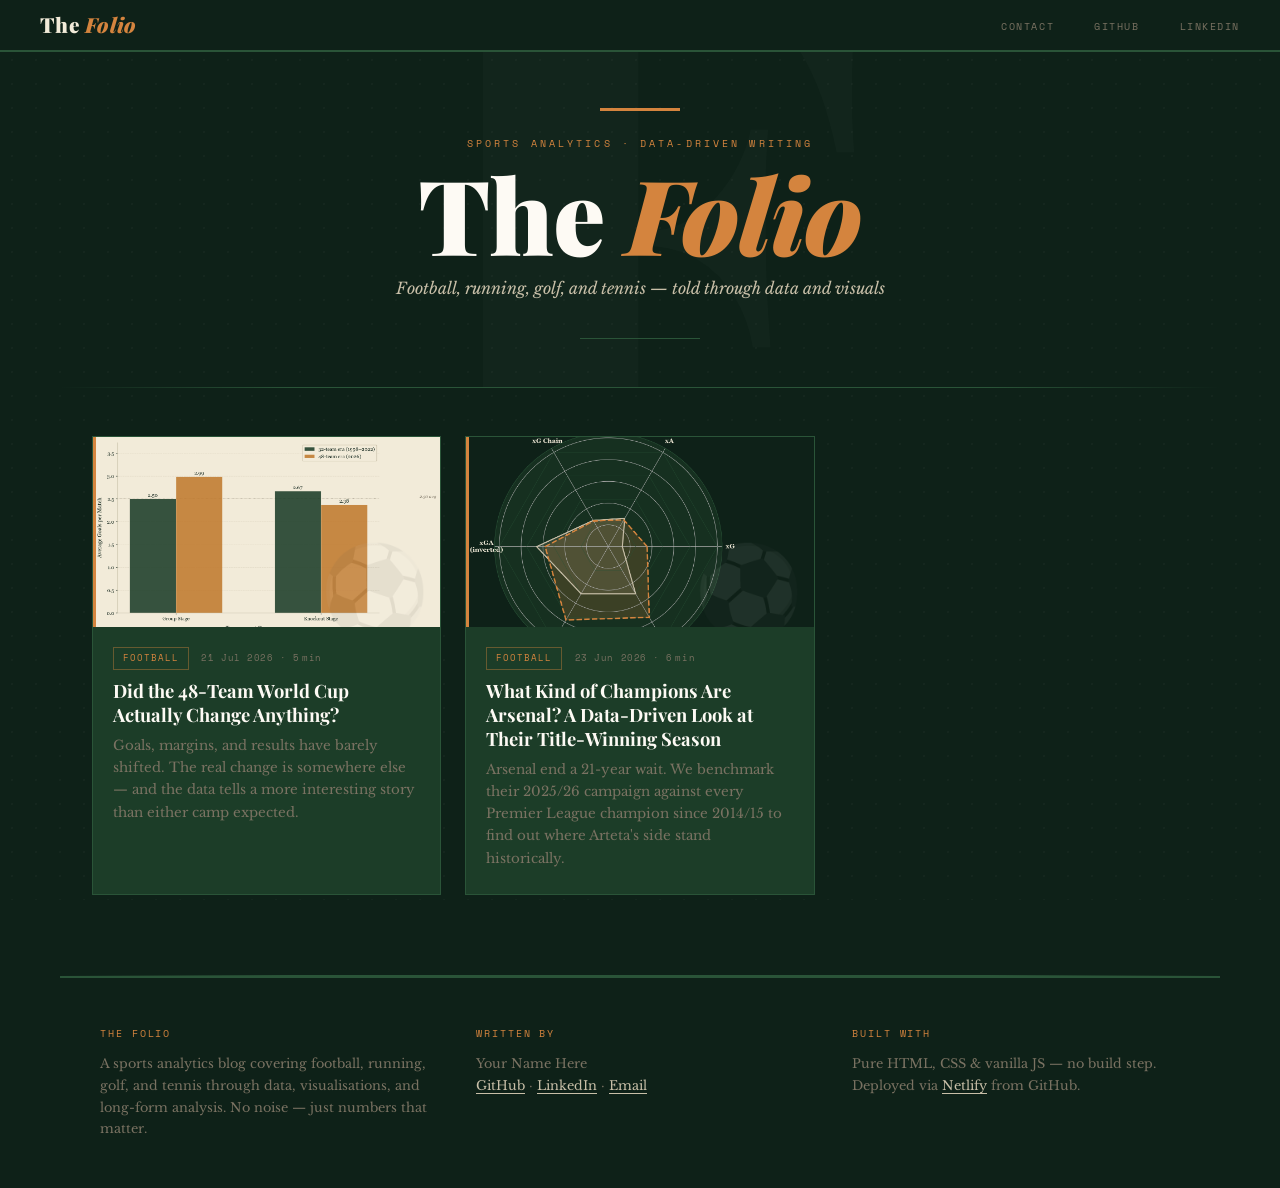
<file: index.html>
<!DOCTYPE html>
<html lang="en">
<head>
<meta charset="UTF-8">
<meta name="viewport" content="width=device-width, initial-scale=1.0">
<title>The Folio — Sports Analytics</title>
<meta name="description" content="Football, running, golf, and tennis told through data and visuals.">

<!-- Open Graph -->
<meta property="og:title"       content="The Folio — Sports Analytics">
<meta property="og:description" content="Football, running, golf, and tennis told through data and visuals.">
<meta property="og:type"        content="website">

<link rel="preconnect" href="https://fonts.googleapis.com">
<link href="https://fonts.googleapis.com/css2?family=Playfair+Display:ital,wght@0,700;0,900;1,700&family=Libre+Baskerville:ital@0;1&family=Space+Mono:wght@400;700&display=swap" rel="stylesheet">
<link rel="stylesheet" href="css/style.css">
</head>
<body>

<!-- =====================================================================
     NAV
     ✏️  Replace the placeholder contact / social links below.
     ===================================================================== -->
<nav>
  <a class="nav-logo" href="index.html">The <span>Folio</span></a>
  <ul class="nav-links">
    <li><a href="mailto:hcm.morgan62@gmail.com">Contact</a></li>
    <li><a href="https://github.com/ItsShug" target="_blank" rel="noopener">GitHub</a></li>
    <li><a href="https://linkedin.com/in/huw-morgan-a809aa303" target="_blank" rel="noopener">LinkedIn</a></li>
  </ul>
</nav>

<!-- =====================================================================
     MASTHEAD
     ===================================================================== -->
<header class="masthead">
  <!-- Giant ambient letter — ghosted behind the title, same technique as The Belt -->
  <div class="masthead-bg-letter" aria-hidden="true">F</div>
  <div class="masthead-inner">
    <div class="masthead-rule"></div>
    <p class="masthead-eyebrow">Sports Analytics · Data-Driven Writing</p>
    <h1 class="masthead-title">The <span>Folio</span></h1>
    <p class="masthead-subtitle">Football, running, golf, and tennis — told through data and visuals</p>
    <div class="masthead-rule-bottom"></div>
  </div>
</header>

<div class="section-divider"></div>

<!-- =====================================================================
     ARTICLE INDEX
     ===================================================================== -->
<section>
  <div class="section-wrap">

    <!-- Category filter — JS wires up the click handlers below -->
    <nav class="filter-bar" aria-label="Filter articles by category">
      <span class="filter-label">Filter</span>
      <button class="filter-btn active" data-cat="all">All</button>
      <button class="filter-btn" data-cat="football">Football</button>
      <button class="filter-btn" data-cat="running">Running</button>
      <button class="filter-btn" data-cat="golf">Golf</button>
      <button class="filter-btn" data-cat="tennis">Tennis</button>
    </nav>

    <!-- Card grid — populated by renderCards() -->
    <div class="card-grid" id="cardGrid"></div>

  </div>
</section>

<div class="section-divider"></div>

<!-- =====================================================================
     FOOTER
     ✏️  Replace Your Name and placeholder links.
     ===================================================================== -->
<footer>
  <div class="footer-block">
    <div class="footer-head">The Folio</div>
    <div class="footer-body">
      A sports analytics blog covering football, running, golf, and tennis
      through data, visualisations, and long-form analysis. No noise — just
      numbers that matter.
    </div>
  </div>
  <div class="footer-block">
    <div class="footer-head">Written by</div>
    <div class="footer-body">
      Your Name Here<br>
      <a href="https://github.com/ItsShug" target="_blank" rel="noopener">GitHub</a> ·
      <a href="https://linkedin.com/in/huw-morgan-a809aa303" target="_blank" rel="noopener">LinkedIn</a> ·
      <a href="mailto:hcm.morgan62@gmail.com">Email</a>
    </div>
  </div>
  <div class="footer-block">
    <div class="footer-head">Built with</div>
    <div class="footer-body">
      Pure HTML, CSS &amp; vanilla JS — no build step.<br>
      Deployed via <a href="https://netlify.com" target="_blank" rel="noopener">Netlify</a>
      from GitHub.
    </div>
  </div>
</footer>


<!-- =====================================================================
     ARTICLES DATA ARRAY
     ─────────────────────────────────────────────────────────────────────
     To publish a new article:

       1. Copy articles/ARTICLE-TEMPLATE.html into the right category folder:
            articles/football/your-slug.html
            articles/running/your-slug.html   etc.

       2. Fill in the template (every ✏️ marker is a field to edit).

       3. Add one object to the ARTICLES array below:

            {
              title:    "Your Article Title",
              slug:     "articles/football/your-slug.html",
              category: "football",            // football | running | golf | tennis
              desc:     "Short teaser — one or two sentences, ~20 words.",
              date:     "YYYY-MM-DD",
              mins:     6,                     // estimated read time in minutes
              image:    ""                     // optional: "images/your-thumb.png"
                                               // leave "" to use the CSS pattern
            },

       4. Commit and push — Netlify deploys automatically.

     Articles are sorted newest-first automatically.
     ===================================================================== -->
<script>
const ARTICLES = [
  /* ── FOOTBALL ─────────────────────────────────────────────── */
  {
    title:    "Did the 48-Team World Cup Actually Change Anything?",
    slug:     "articles/football/world-cup-2026-48-team-analysis.html",
    category: "football",
    desc:     "Goals, margins, and results have barely shifted. The real change is somewhere else — and the data tells a more interesting story than either camp expected.",
    date:     "2026-07-21",
    mins:     5,
    image:    "output/05_avg_goals_per_game.png"
  },
  {
    title:    "What Kind of Champions Are Arsenal? A Data-Driven Look at Their Title-Winning Season",
    slug:     "articles/football/arsenal-what-kind-of-champions-2025-26.html",
    category: "football",
    desc:     "Arsenal end a 21-year wait. We benchmark their 2025/26 campaign against every Premier League champion since 2014/15 to find out where Arteta's side stand historically.",
    date:     "2026-06-23",
    mins:     6,
    image:    "images/arsenal_vs_closest_champion.png"
  }

  /* ── Add new articles above this line ───────────────────── */
];

/* ── Helpers ─────────────────────────────────────────────────────────── */

const CAT_ICONS = {
  football: "⚽",
  running:  "🏃",
  golf:     "⛳",
  tennis:   "🎾"
};

function fmtDate(iso) {
  return new Date(iso + 'T00:00:00').toLocaleDateString('en-GB', {
    day: 'numeric', month: 'short', year: 'numeric'
  });
}

/* ── Card renderer ───────────────────────────────────────────────────── */

function renderCards(filter) {
  const grid = document.getElementById('cardGrid');
  const items = (filter === 'all')
    ? ARTICLES
    : ARTICLES.filter(a => a.category === filter);

  if (items.length === 0) {
    grid.innerHTML = '<p class="no-articles">No articles in this category yet — check back soon.</p>';
    return;
  }

  // Newest first
  const sorted = [...items].sort((a, b) => b.date.localeCompare(a.date));

  grid.innerHTML = sorted.map((a, i) => {
    const thumbStyle = a.image ? ` style="background-image:url('${a.image}')"` : '';
    return `
    <article class="card" style="animation:fadeIn 0.4s ${i * 0.07}s both">
      <a href="${a.slug}" class="card-link">
        <div class="card-thumb"
             data-cat="${a.category}"
             data-icon="${CAT_ICONS[a.category] || ''}"${thumbStyle}></div>
        <div class="card-body">
          <div class="card-meta">
            <span class="cat-tag cat-${a.category}">${a.category}</span>
            <span class="card-date">${fmtDate(a.date)} · ${a.mins}&thinsp;min</span>
          </div>
          <h2 class="card-title">${a.title}</h2>
          <p class="card-desc">${a.desc}</p>
        </div>
      </a>
    </article>`;
  }).join('');
}

/* ── Filter button wiring ────────────────────────────────────────────── */

let activeFilter = 'all';

document.querySelectorAll('.filter-btn').forEach(btn => {
  btn.addEventListener('click', () => {
    activeFilter = btn.dataset.cat;
    document.querySelectorAll('.filter-btn').forEach(b => b.classList.remove('active'));
    btn.classList.add('active');
    renderCards(activeFilter);
  });
});

/* Initial render */
renderCards('all');
</script>

</body>
</html>
</file>
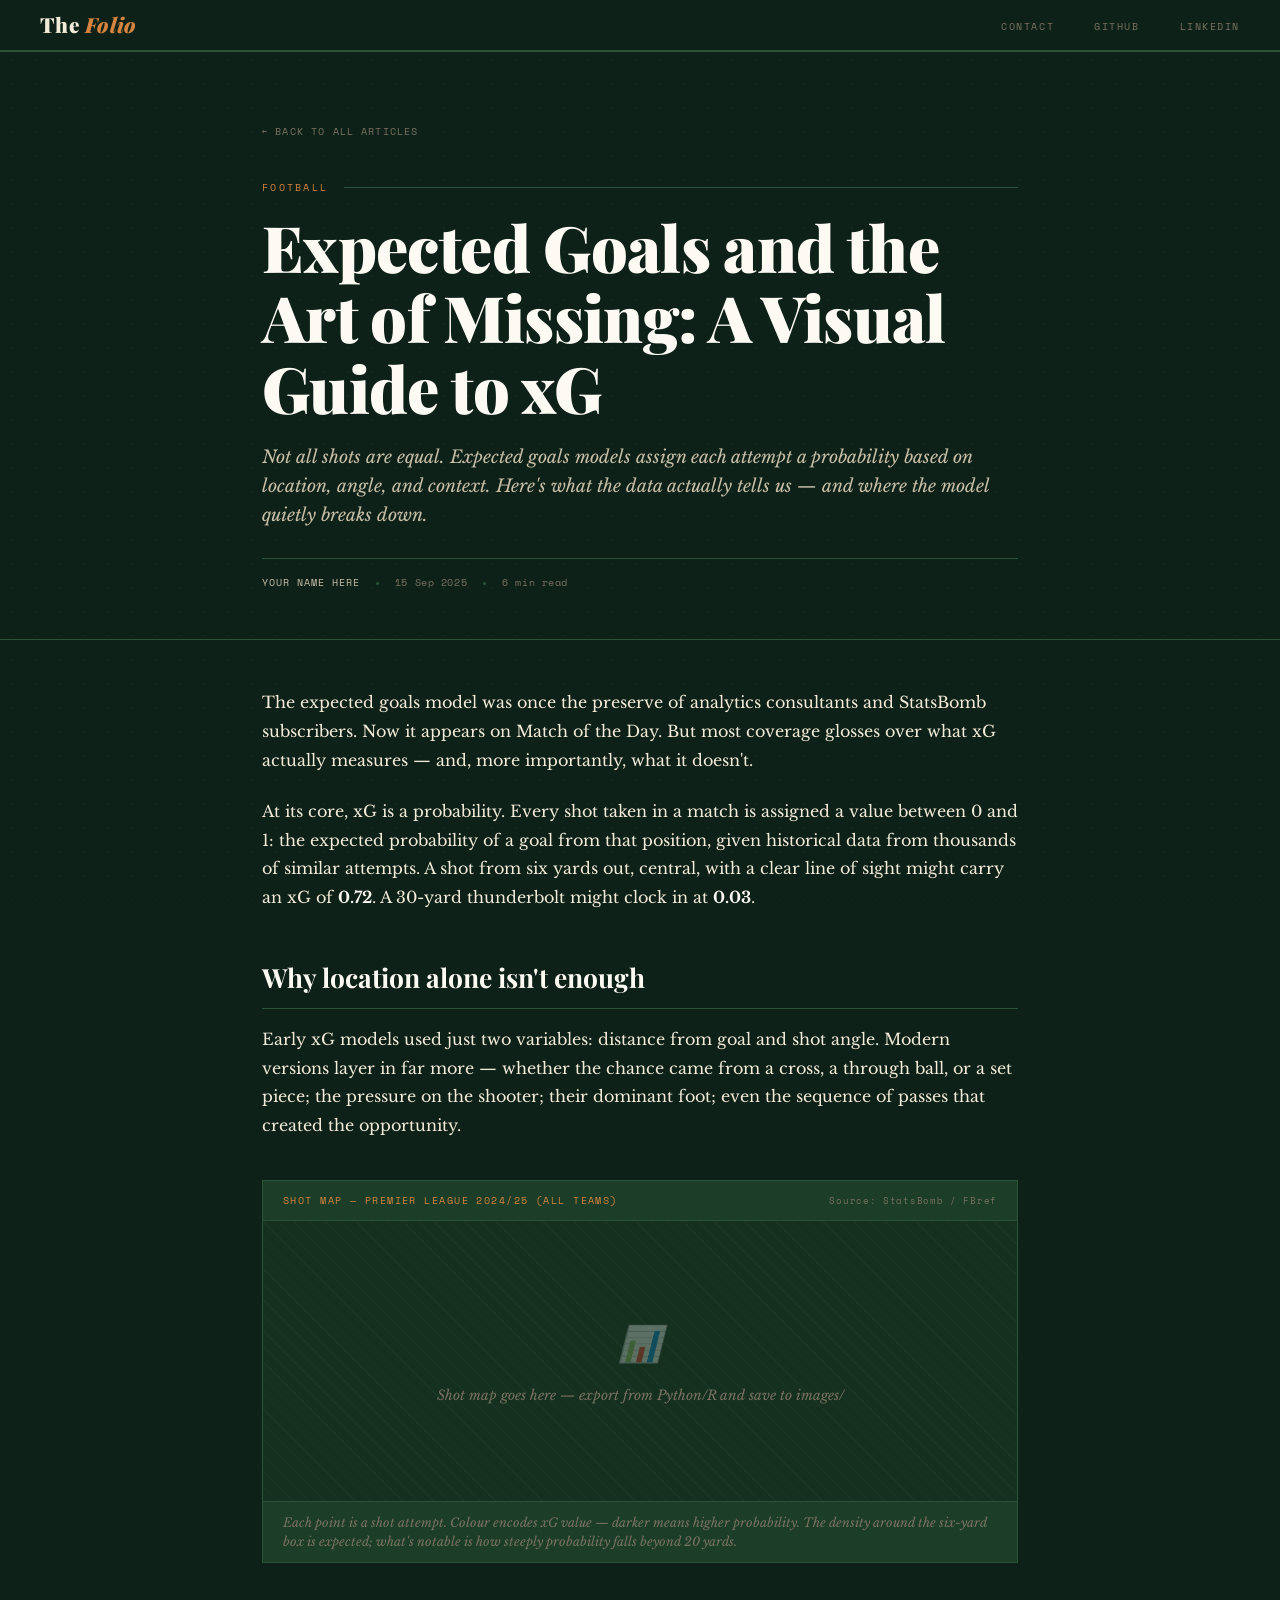
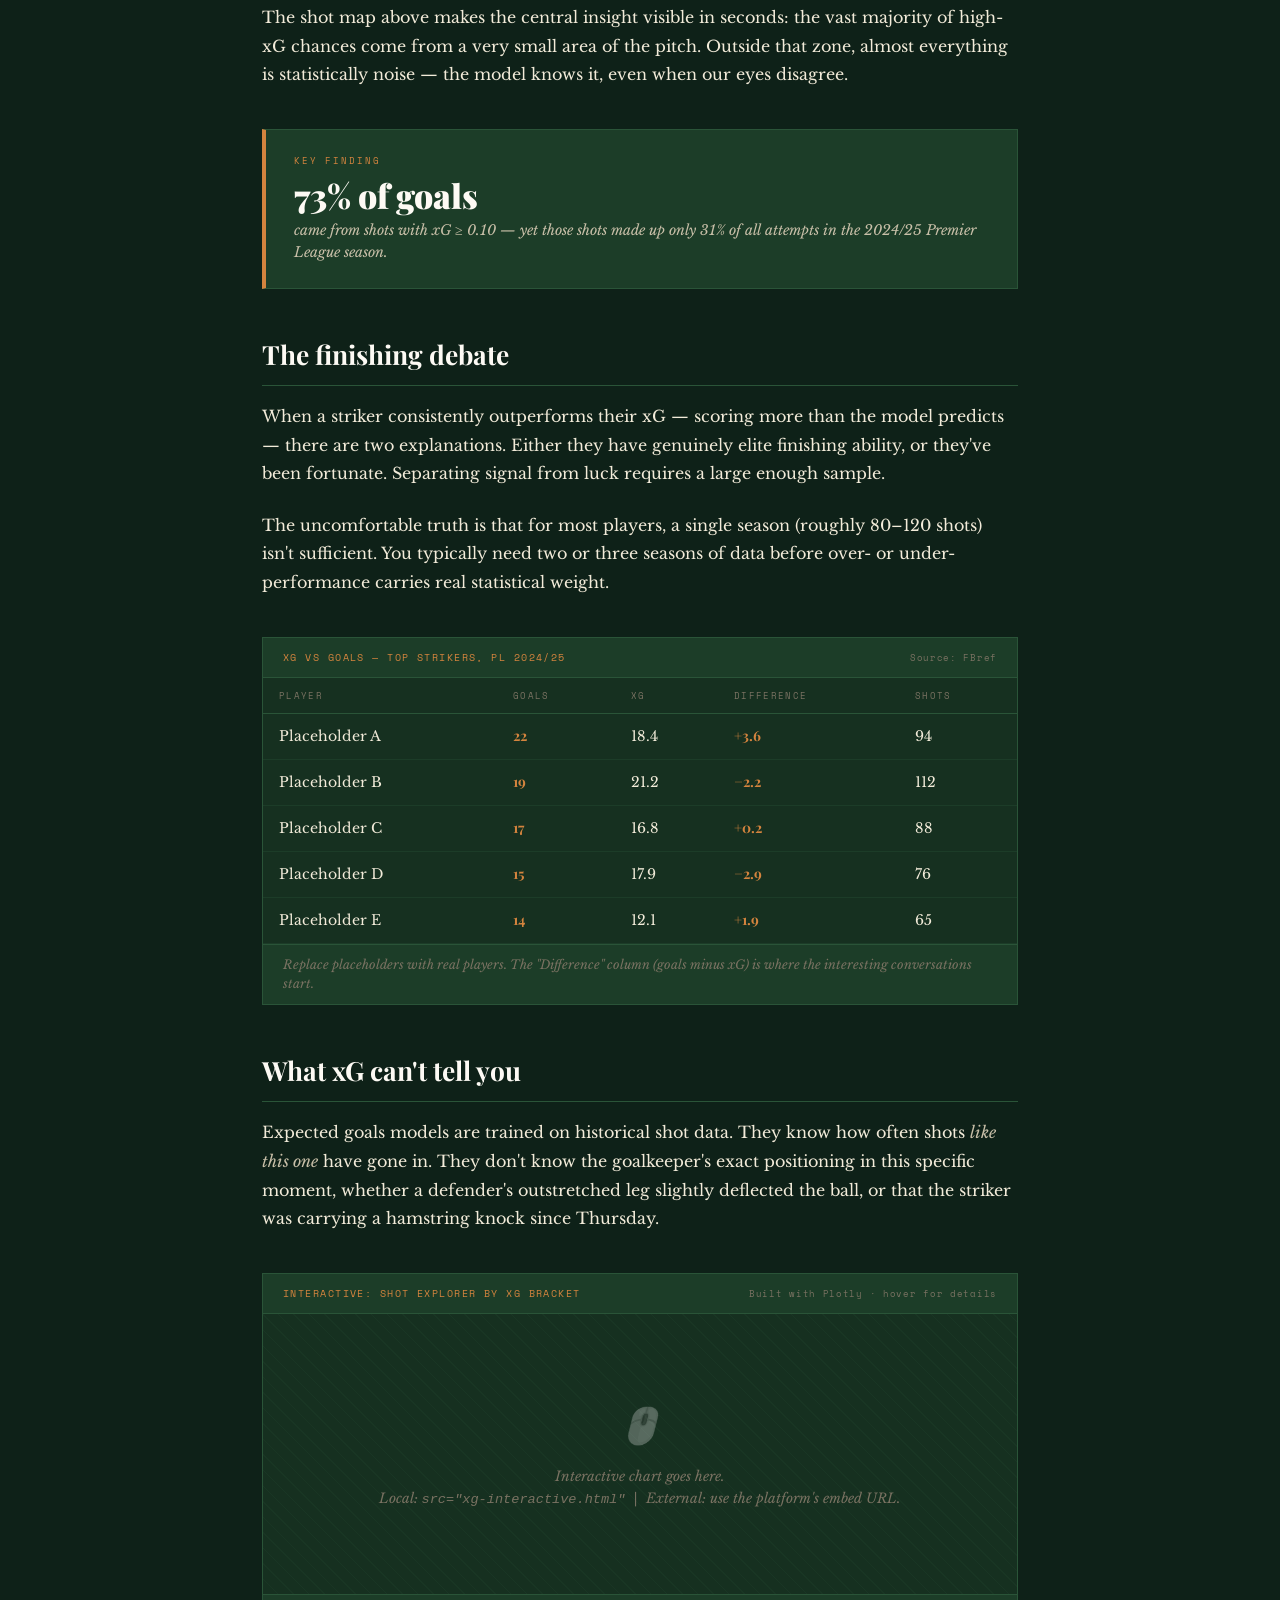
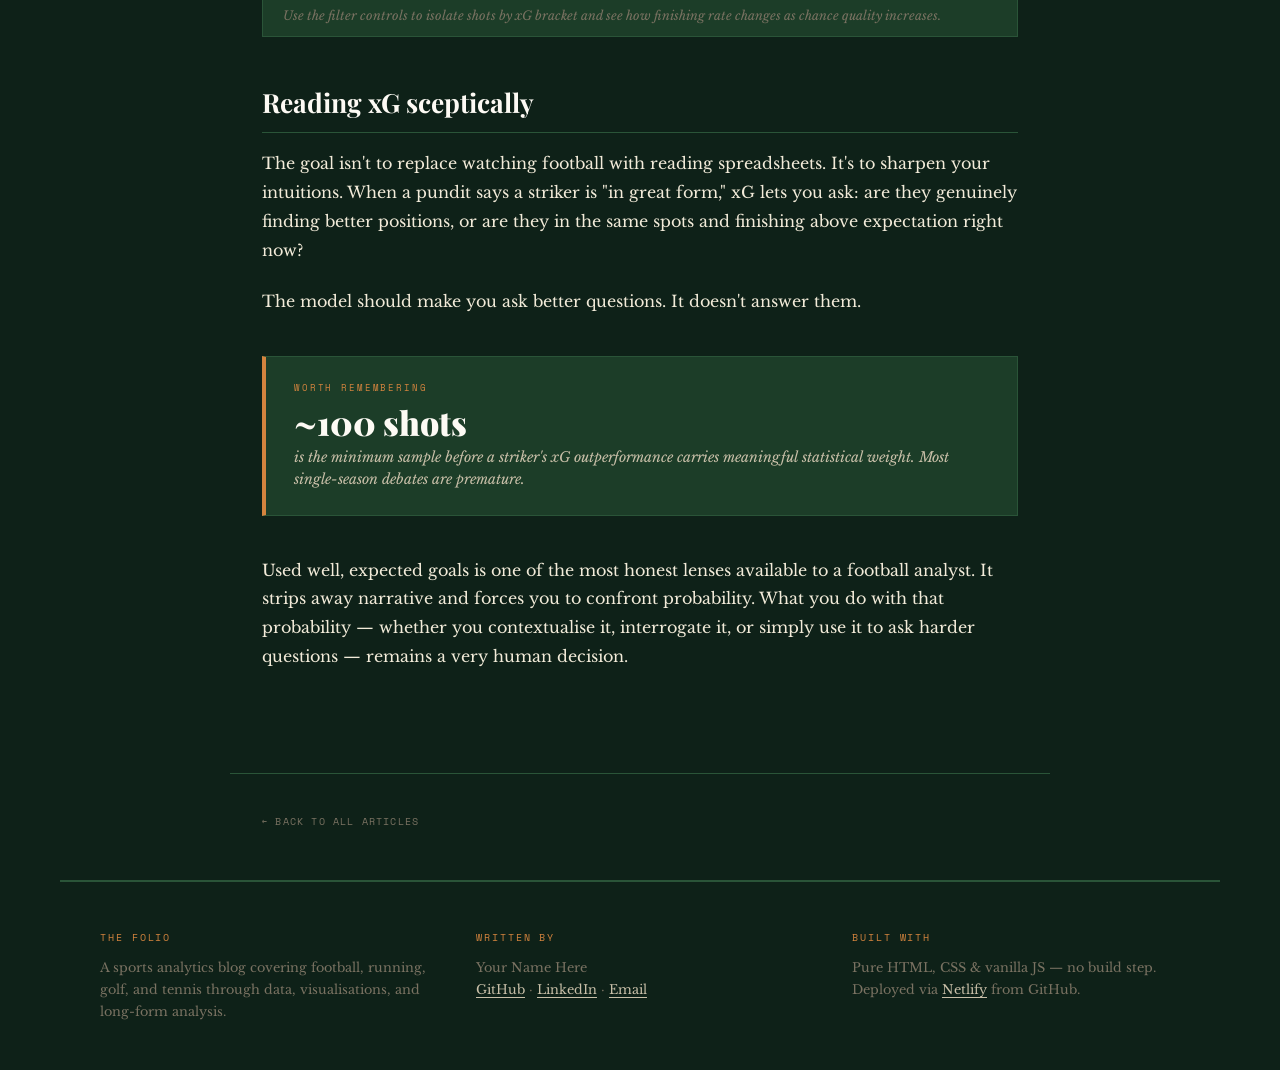
<file: articles/ARTICLE-TEMPLATE.html>
<!DOCTYPE html>
<!--
  ================================================================
  THE FOLIO — ARTICLE TEMPLATE
  ================================================================

  HOW TO USE
  ──────────
  1. Copy this file into the right category subfolder and rename it:
       articles/football/your-article-slug.html
       articles/running/your-article-slug.html
       articles/golf/your-article-slug.html
       articles/tennis/your-article-slug.html

  2. Update EVERY path that starts with "../../":
       ../../css/style.css  → correct for articles/category/ (two levels deep)
       ../../index.html     → correct for articles/category/
     If you ever keep a file directly in articles/ (one level deep),
     change these to ../ instead.

  3. Find every ✏️ marker — those are the fields to personalise.
     Everything else can stay as-is.

  4. Register the article in index.html by appending one object to
     the ARTICLES array at the bottom of that file. Push to GitHub
     and Netlify deploys automatically.

  COMPONENTS AVAILABLE INSIDE .article-body
  ──────────────────────────────────────────
    <p>                 — Body paragraph
    <h2>                — Section heading
    <h3>                — Sub-heading
    .embed.embed-chart  — Chart or image visual (PNG/SVG from Python/R)
    .embed.embed-table  — Inline data table
    .embed.embed-interactive — iframe for Plotly HTML, Flourish, etc.
    .finding            — Key finding / headline stat callout
    .embed-placeholder  — Striped placeholder (swap out when chart is ready)

  THUMBNAIL IMAGES (optional)
  ──────────────────────────────────────────
    If you want a real image on the homepage card instead of the
    CSS-generated pattern, save a PNG to images/ and set the
    "image" field in the ARTICLES array to "images/your-thumb.png".
    Recommended size: 800 × 480 px.
  ================================================================
-->
<html lang="en">
<head>
<meta charset="UTF-8">
<meta name="viewport" content="width=device-width, initial-scale=1.0">

<!-- ✏️  Page title: "Article Headline — The Folio" -->
<title>Expected Goals and the Art of Missing — The Folio</title>

<!-- Open Graph — controls the preview card when sharing on social -->
<!-- ✏️  Fill in title, description, canonical URL, and optionally an image -->
<meta property="og:title"       content="Expected Goals and the Art of Missing">
<meta property="og:description" content="Not all shots are equal. We dig into xG models, shot maps, and why your striker's finishing might not be as bad as you think.">
<meta property="og:type"        content="article">
<meta property="og:url"         content="https://YOUR-DOMAIN.com/articles/football/expected-goals-visual-guide.html">
<!-- Uncomment and set a hero image once you have one:
<meta property="og:image"       content="https://YOUR-DOMAIN.com/images/xg-hero.png"> -->

<link rel="preconnect" href="https://fonts.googleapis.com">
<link href="https://fonts.googleapis.com/css2?family=Playfair+Display:ital,wght@0,700;0,900;1,700&family=Libre+Baskerville:ital@0;1&family=Space+Mono:wght@400;700&display=swap" rel="stylesheet">

<!-- ✏️  Path to shared stylesheet — ../../ is correct for articles/category/ -->
<link rel="stylesheet" href="../../css/style.css">
</head>
<body>

<!-- ================================================================
     NAV — identical on every page
     ✏️  Keep these links in sync with index.html
     ================================================================ -->
<nav>
  <!-- ✏️  ../../index.html is correct for articles/category/; use ../index.html for articles/ -->
  <a class="nav-logo" href="../../index.html">The <span>Folio</span></a>
  <ul class="nav-links">
    <li><a href="mailto:YOUR_EMAIL_HERE">Contact</a></li>
    <li><a href="https://github.com/YOUR_GITHUB"    target="_blank" rel="noopener">GitHub</a></li>
    <li><a href="https://linkedin.com/in/YOUR_LINKEDIN" target="_blank" rel="noopener">LinkedIn</a></li>
  </ul>
</nav>


<!-- ================================================================
     ARTICLE HERO
     ================================================================ -->
<header class="article-hero">
  <div class="article-hero-inner">

    <!-- Back link — always at the top of the hero -->
    <a class="article-back" href="../../index.html">Back to all articles</a>

    <!--
      ✏️  Category eyebrow
      Change the class to match the category:
        cat-football  →  amber
        cat-running   →  red
        cat-golf      →  forest green
        cat-tennis    →  slate blue
      The text should match the category name exactly as used in ARTICLES[].
    -->
    <div class="article-eyebrow cat-football">Football</div>

    <!-- ✏️  Main headline — the article title -->
    <h1 class="article-title">
      Expected Goals and the Art of Missing: A Visual Guide to xG
    </h1>

    <!--
      ✏️  Standfirst — one or two sentences expanding on the headline.
      Should hook the reader and set up the argument. Displayed in italic.
    -->
    <p class="article-standfirst">
      Not all shots are equal. Expected goals models assign each attempt a
      probability based on location, angle, and context. Here's what the data
      actually tells us — and where the model quietly breaks down.
    </p>

    <!-- ✏️  Byline: author name, ISO date, and read time in minutes -->
    <div class="article-byline">
      <span class="byline-author">Your Name Here</span>
      <span class="byline-dot"></span>
      <span class="byline-meta">15 Sep 2025</span>
      <span class="byline-dot"></span>
      <span class="byline-meta">6 min read</span>
    </div>

  </div>
</header>


<!-- ================================================================
     ARTICLE BODY
     Write the article here. Use the components documented below.
     ================================================================ -->
<main class="article-body">

  <!-- ── BODY PARAGRAPHS ─────────────────────────────────────────── -->
  <!--
    Standard paragraph. No class needed.
    Use <strong> for key terms, <em> for emphasis.
    Use <a href="..."> for citations and links — they render in amber.
  -->
  <p>
    The expected goals model was once the preserve of analytics consultants and
    StatsBomb subscribers. Now it appears on Match of the Day. But most coverage
    glosses over what xG actually measures — and, more importantly, what it doesn't.
  </p>

  <p>
    At its core, xG is a probability. Every shot taken in a match is assigned a
    value between 0 and 1: the expected probability of a goal from that position,
    given historical data from thousands of similar attempts. A shot from six yards
    out, central, with a clear line of sight might carry an xG of <strong>0.72</strong>.
    A 30-yard thunderbolt might clock in at <strong>0.03</strong>.
  </p>


  <!-- ── SECTION HEADING ─────────────────────────────────────────── -->
  <!--
    <h2> creates a full-width section break with a bottom border.
    Use one every 200–300 words to give the reader clear structure.
    <h3> is available for sub-points within a section (no border).
  -->
  <h2>Why location alone isn't enough</h2>

  <p>
    Early xG models used just two variables: distance from goal and shot angle.
    Modern versions layer in far more — whether the chance came from a cross, a
    through ball, or a set piece; the pressure on the shooter; their dominant foot;
    even the sequence of passes that created the opportunity.
  </p>


  <!-- ================================================================
       EMBED: CHART / IMAGE
       ─────────────────────────────────────────────────────────────────
       For a chart or image saved as PNG/SVG from Python or R.

       TO USE:
         1. Export your figure (e.g. fig.savefig("xg-shot-map.png", dpi=150)).
         2. Save to the images/ folder at the project root.
         3. Replace the <div class="embed-placeholder"> block with:
              <img src="../../images/xg-shot-map.png"
                   alt="Shot map — Premier League 2024/25">
         4. Update embed-title, embed-source, and embed-caption below.

       The image renders edge-to-edge inside the embed frame.
       ================================================================ -->
  <div class="embed embed-chart">
    <div class="embed-header">
      <!-- ✏️ Short label for the chart — Space Mono uppercase, amber -->
      <span class="embed-title">Shot map — Premier League 2024/25 (all teams)</span>
      <!-- ✏️ Data source attribution -->
      <span class="embed-source">Source: StatsBomb / FBref</span>
    </div>
    <div class="embed-content">
      <!--
        ✏️ Replace this placeholder with your real chart:
           <img src="../../images/your-chart.png" alt="Description">
      -->
      <div class="embed-placeholder">
        <span class="embed-placeholder-icon">📊</span>
        <span>Shot map goes here — export from Python/R and save to images/</span>
      </div>
    </div>
    <!-- ✏️ Caption: explain what the chart shows and what to notice -->
    <div class="embed-caption">
      Each point is a shot attempt. Colour encodes xG value — darker means higher
      probability. The density around the six-yard box is expected; what's notable
      is how steeply probability falls beyond 20 yards.
    </div>
  </div>

  <p>
    The shot map above makes the central insight visible in seconds: the vast
    majority of high-xG chances come from a very small area of the pitch.
    Outside that zone, almost everything is statistically noise — the model
    knows it, even when our eyes disagree.
  </p>


  <!-- ================================================================
       KEY FINDING CALLOUT
       ─────────────────────────────────────────────────────────────────
       Use this for a headline stat that deserves to stand alone —
       the number or claim the whole article is building towards.

       .finding-stat    — the big number, phrase, or short claim
       .finding-context — one sentence placing it in context
       ================================================================ -->
  <div class="finding">
    <div class="finding-label">Key Finding</div>
    <!-- ✏️ The headline stat -->
    <div class="finding-stat">73% of goals</div>
    <!-- ✏️ The context sentence -->
    <div class="finding-context">
      came from shots with xG ≥ 0.10 — yet those shots made up only 31% of all
      attempts in the 2024/25 Premier League season.
    </div>
  </div>


  <!-- ── ANOTHER SECTION ─────────────────────────────────────────── -->
  <h2>The finishing debate</h2>

  <p>
    When a striker consistently outperforms their xG — scoring more than the
    model predicts — there are two explanations. Either they have genuinely elite
    finishing ability, or they've been fortunate. Separating signal from luck
    requires a large enough sample.
  </p>

  <p>
    The uncomfortable truth is that for most players, a single season
    (roughly 80–120 shots) isn't sufficient. You typically need two or three
    seasons of data before over- or under-performance carries real statistical weight.
  </p>


  <!-- ================================================================
       EMBED: DATA TABLE
       ─────────────────────────────────────────────────────────────────
       For small datasets — 10–20 rows works well on mobile.

       Add class "num" to any <td> containing a key number:
       it renders in amber Playfair Display for visual emphasis,
       matching the style of the leaderboard on The Belt.
       ================================================================ -->
  <div class="embed embed-table">
    <div class="embed-header">
      <!-- ✏️ Table label and source -->
      <span class="embed-title">xG vs Goals — Top strikers, PL 2024/25</span>
      <span class="embed-source">Source: FBref</span>
    </div>
    <div class="embed-content">
      <!-- ✏️ Replace placeholder rows with real data -->
      <table>
        <thead>
          <tr>
            <th>Player</th>
            <th>Goals</th>
            <th>xG</th>
            <th>Difference</th>
            <th>Shots</th>
          </tr>
        </thead>
        <tbody>
          <tr>
            <td>Placeholder A</td>
            <td class="num">22</td>
            <td>18.4</td>
            <td class="num">+3.6</td>
            <td>94</td>
          </tr>
          <tr>
            <td>Placeholder B</td>
            <td class="num">19</td>
            <td>21.2</td>
            <td class="num">−2.2</td>
            <td>112</td>
          </tr>
          <tr>
            <td>Placeholder C</td>
            <td class="num">17</td>
            <td>16.8</td>
            <td class="num">+0.2</td>
            <td>88</td>
          </tr>
          <tr>
            <td>Placeholder D</td>
            <td class="num">15</td>
            <td>17.9</td>
            <td class="num">−2.9</td>
            <td>76</td>
          </tr>
          <tr>
            <td>Placeholder E</td>
            <td class="num">14</td>
            <td>12.1</td>
            <td class="num">+1.9</td>
            <td>65</td>
          </tr>
        </tbody>
      </table>
    </div>
    <!-- ✏️ Caption explaining the table -->
    <div class="embed-caption">
      Replace placeholders with real players. The "Difference" column
      (goals minus xG) is where the interesting conversations start.
    </div>
  </div>


  <!-- ── ANOTHER SECTION ─────────────────────────────────────────── -->
  <h2>What xG can't tell you</h2>

  <p>
    Expected goals models are trained on historical shot data. They know how often
    shots <em>like this one</em> have gone in. They don't know the goalkeeper's
    exact positioning in this specific moment, whether a defender's outstretched
    leg slightly deflected the ball, or that the striker was carrying a hamstring
    knock since Thursday.
  </p>


  <!-- ================================================================
       EMBED: INTERACTIVE VISUAL (iframe)
       ─────────────────────────────────────────────────────────────────
       For Plotly HTML exports, Observable notebooks, Flourish or
       Datawrapper embeds, or any self-contained interactive.

       OPTION A — Local Plotly export (recommended for full control):
         fig.write_html("articles/football/xg-interactive.html")
         Then set src="xg-interactive.html" (relative, same folder).

       OPTION B — External embed (Flourish, Datawrapper, Observable):
         Use the embed URL provided by the platform.
         Adjust height to match the chart's natural proportions.

       TIP: Set scrolling="no" on the iframe to prevent scroll-jacking
       on mobile when the chart doesn't need internal scrolling.
       ================================================================ -->
  <div class="embed embed-interactive">
    <div class="embed-header">
      <!-- ✏️ Interactive chart label and tool attribution -->
      <span class="embed-title">Interactive: shot explorer by xG bracket</span>
      <span class="embed-source">Built with Plotly · hover for details</span>
    </div>
    <div class="embed-content">
      <!--
        ✏️ Replace the placeholder below with your iframe:

        Local Plotly export (same folder as the article):
          <iframe src="xg-interactive.html"
                  height="480"
                  scrolling="no"
                  title="Interactive xG chart"></iframe>

        External embed (Flourish example):
          <iframe src="https://flo.uri.sh/visualisation/XXXXX/embed"
                  height="500"
                  scrolling="no"
                  title="Shot map"></iframe>
      -->
      <div class="embed-placeholder">
        <span class="embed-placeholder-icon">🖱️</span>
        <span>
          Interactive chart goes here.<br>
          Local: <code>src="xg-interactive.html"</code> &nbsp;|&nbsp;
          External: use the platform's embed URL.
        </span>
      </div>
    </div>
    <!-- ✏️ Caption for the interactive -->
    <div class="embed-caption">
      Use the filter controls to isolate shots by xG bracket and see how
      finishing rate changes as chance quality increases.
    </div>
  </div>


  <h2>Reading xG sceptically</h2>

  <p>
    The goal isn't to replace watching football with reading spreadsheets.
    It's to sharpen your intuitions. When a pundit says a striker is "in great
    form," xG lets you ask: are they genuinely finding better positions, or are
    they in the same spots and finishing above expectation right now?
  </p>

  <p>
    The model should make you ask better questions. It doesn't answer them.
  </p>


  <!-- ================================================================
       SECOND FINDING CALLOUT (optional)
       Delete this block if you only need one.
       ================================================================ -->
  <div class="finding">
    <div class="finding-label">Worth Remembering</div>
    <!-- ✏️ Second stat or takeaway -->
    <div class="finding-stat">~100 shots</div>
    <div class="finding-context">
      is the minimum sample before a striker's xG outperformance carries
      meaningful statistical weight. Most single-season debates are premature.
    </div>
  </div>

  <p>
    Used well, expected goals is one of the most honest lenses available to a
    football analyst. It strips away narrative and forces you to confront
    probability. What you do with that probability — whether you contextualise
    it, interrogate it, or simply use it to ask harder questions — remains a
    very human decision.
  </p>

  <!--
    ================================================================
    ADDING MORE SECTIONS
    ================================================================
    Copy any of the blocks above and place them here.

    Typical article structure:
      <p>          intro paragraph(s)
      <h2>         first section
      <p>          body
      .embed       first visual
      .finding     key stat
      <h2>         second section
      <p>          body
      .embed       second visual
      <h2>         final section / so-what
      <p>          closing paragraph(s)
    ================================================================
  -->

</main>


<!-- ================================================================
     ARTICLE END — back to index link
     ================================================================ -->
<div class="article-end">
  <a class="article-end-back" href="../../index.html">Back to all articles</a>
</div>


<!-- ================================================================
     FOOTER — identical across all pages
     ✏️  Keep in sync with index.html
     ================================================================ -->
<footer>
  <div class="footer-block">
    <div class="footer-head">The Folio</div>
    <div class="footer-body">
      A sports analytics blog covering football, running, golf, and tennis
      through data, visualisations, and long-form analysis.
    </div>
  </div>
  <div class="footer-block">
    <div class="footer-head">Written by</div>
    <div class="footer-body">
      <!-- ✏️ Replace with your name and links -->
      Your Name Here<br>
      <a href="https://github.com/YOUR_GITHUB"    target="_blank" rel="noopener">GitHub</a> ·
      <a href="https://linkedin.com/in/YOUR_LINKEDIN" target="_blank" rel="noopener">LinkedIn</a> ·
      <a href="mailto:YOUR_EMAIL_HERE">Email</a>
    </div>
  </div>
  <div class="footer-block">
    <div class="footer-head">Built with</div>
    <div class="footer-body">
      Pure HTML, CSS &amp; vanilla JS — no build step.<br>
      Deployed via <a href="https://netlify.com" target="_blank" rel="noopener">Netlify</a>
      from GitHub.
    </div>
  </div>
</footer>

</body>
</html>
</file>
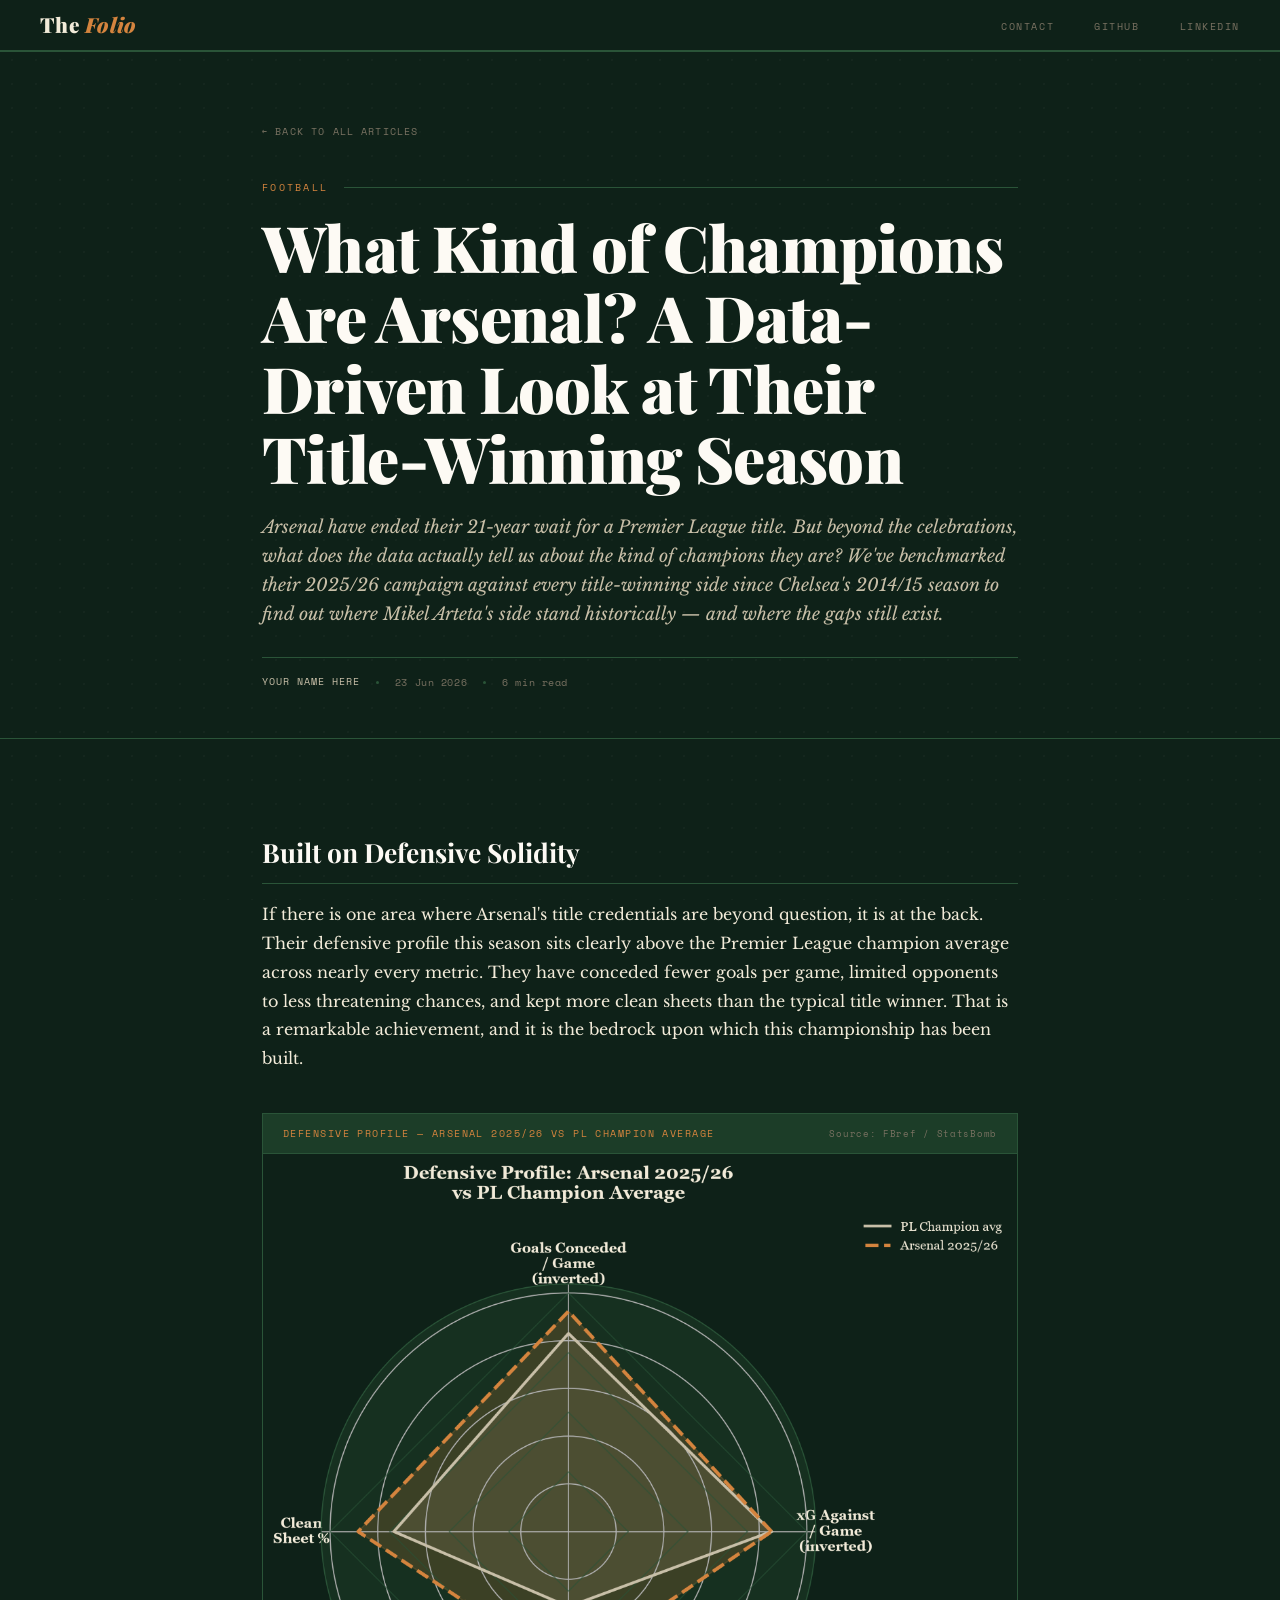
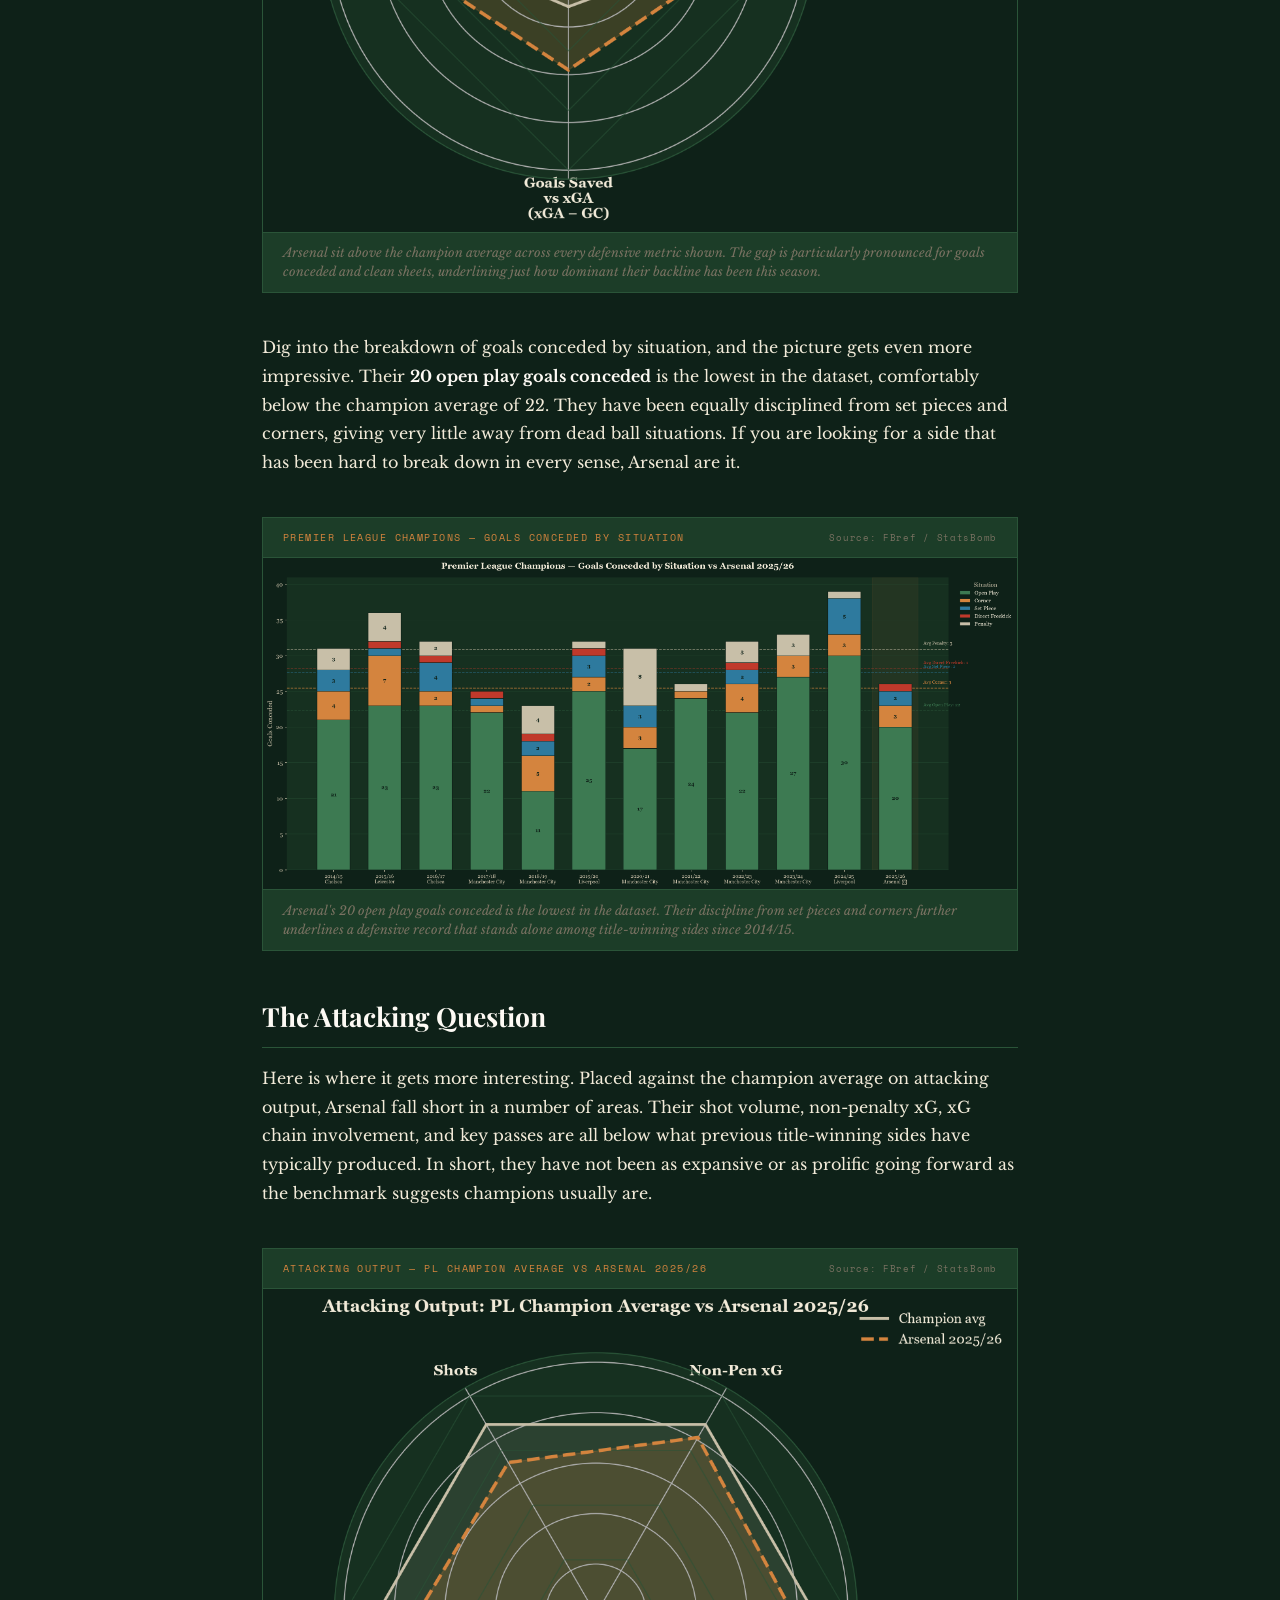
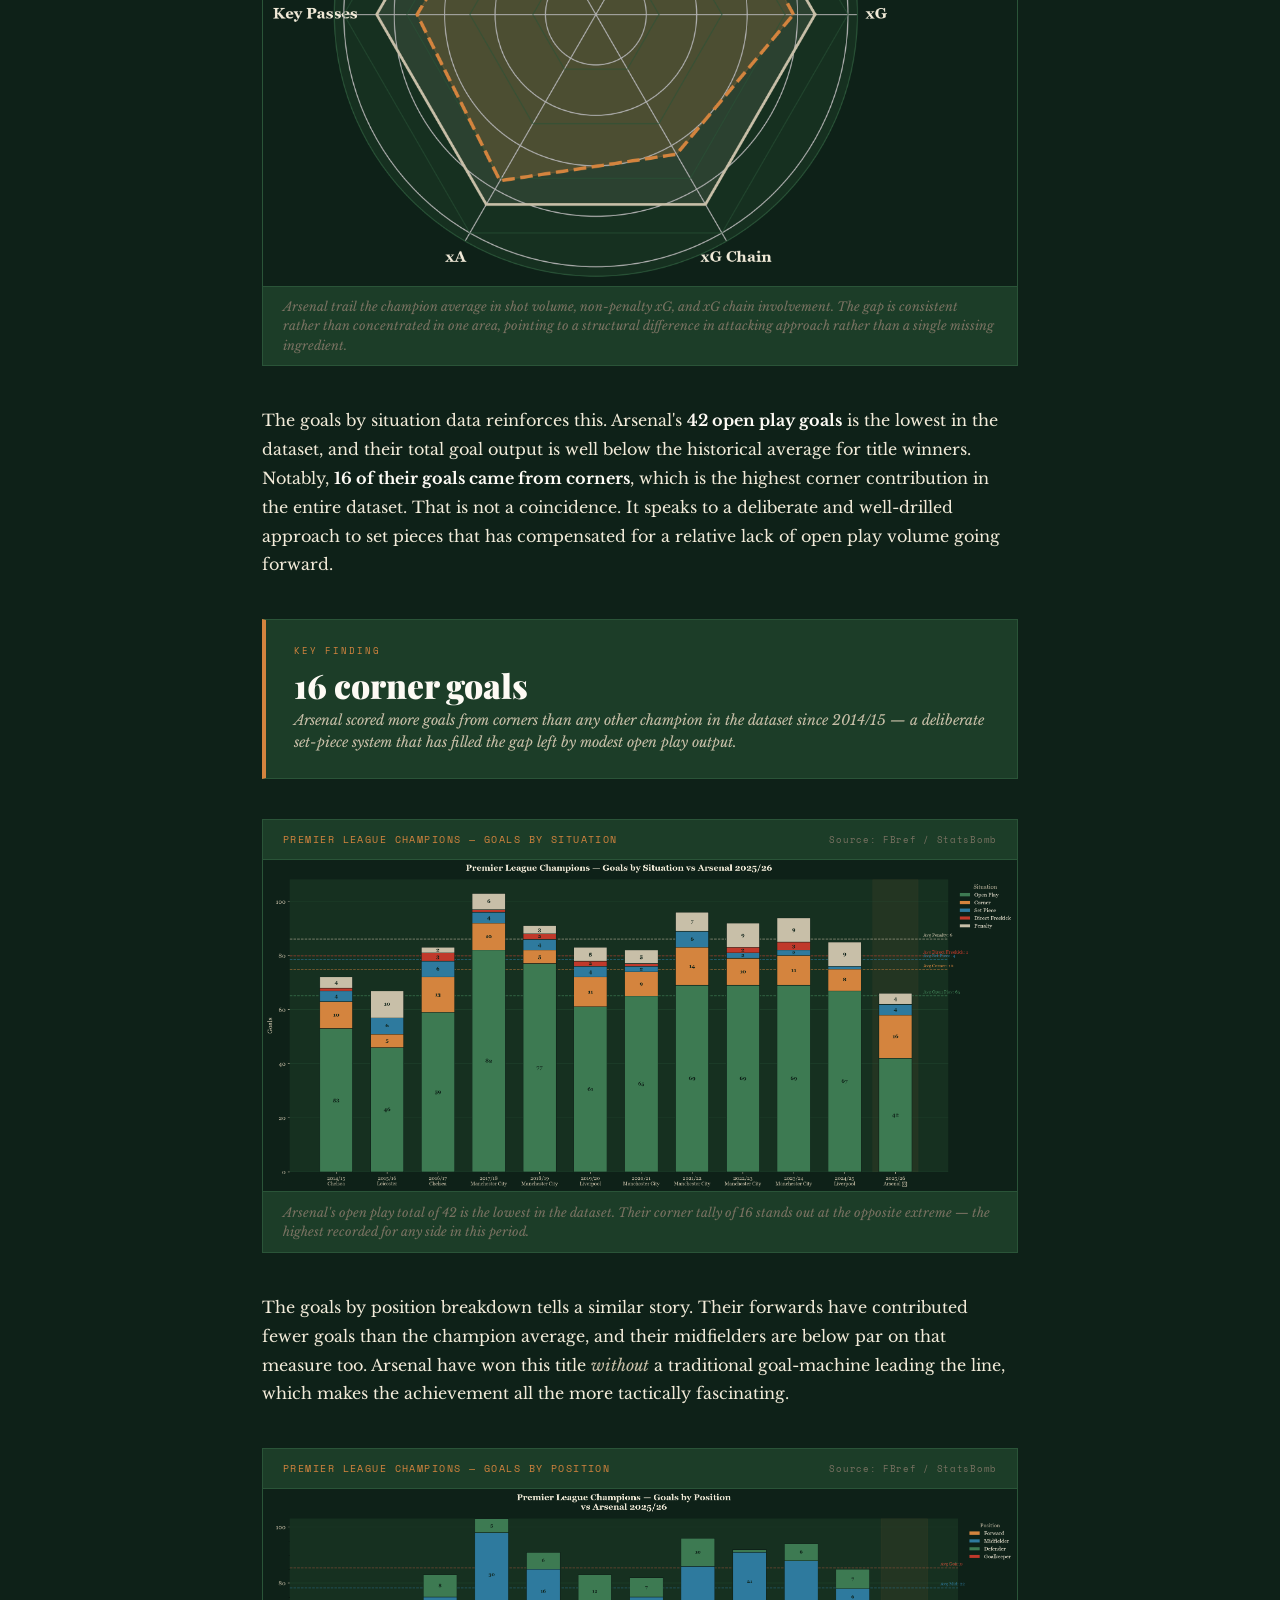
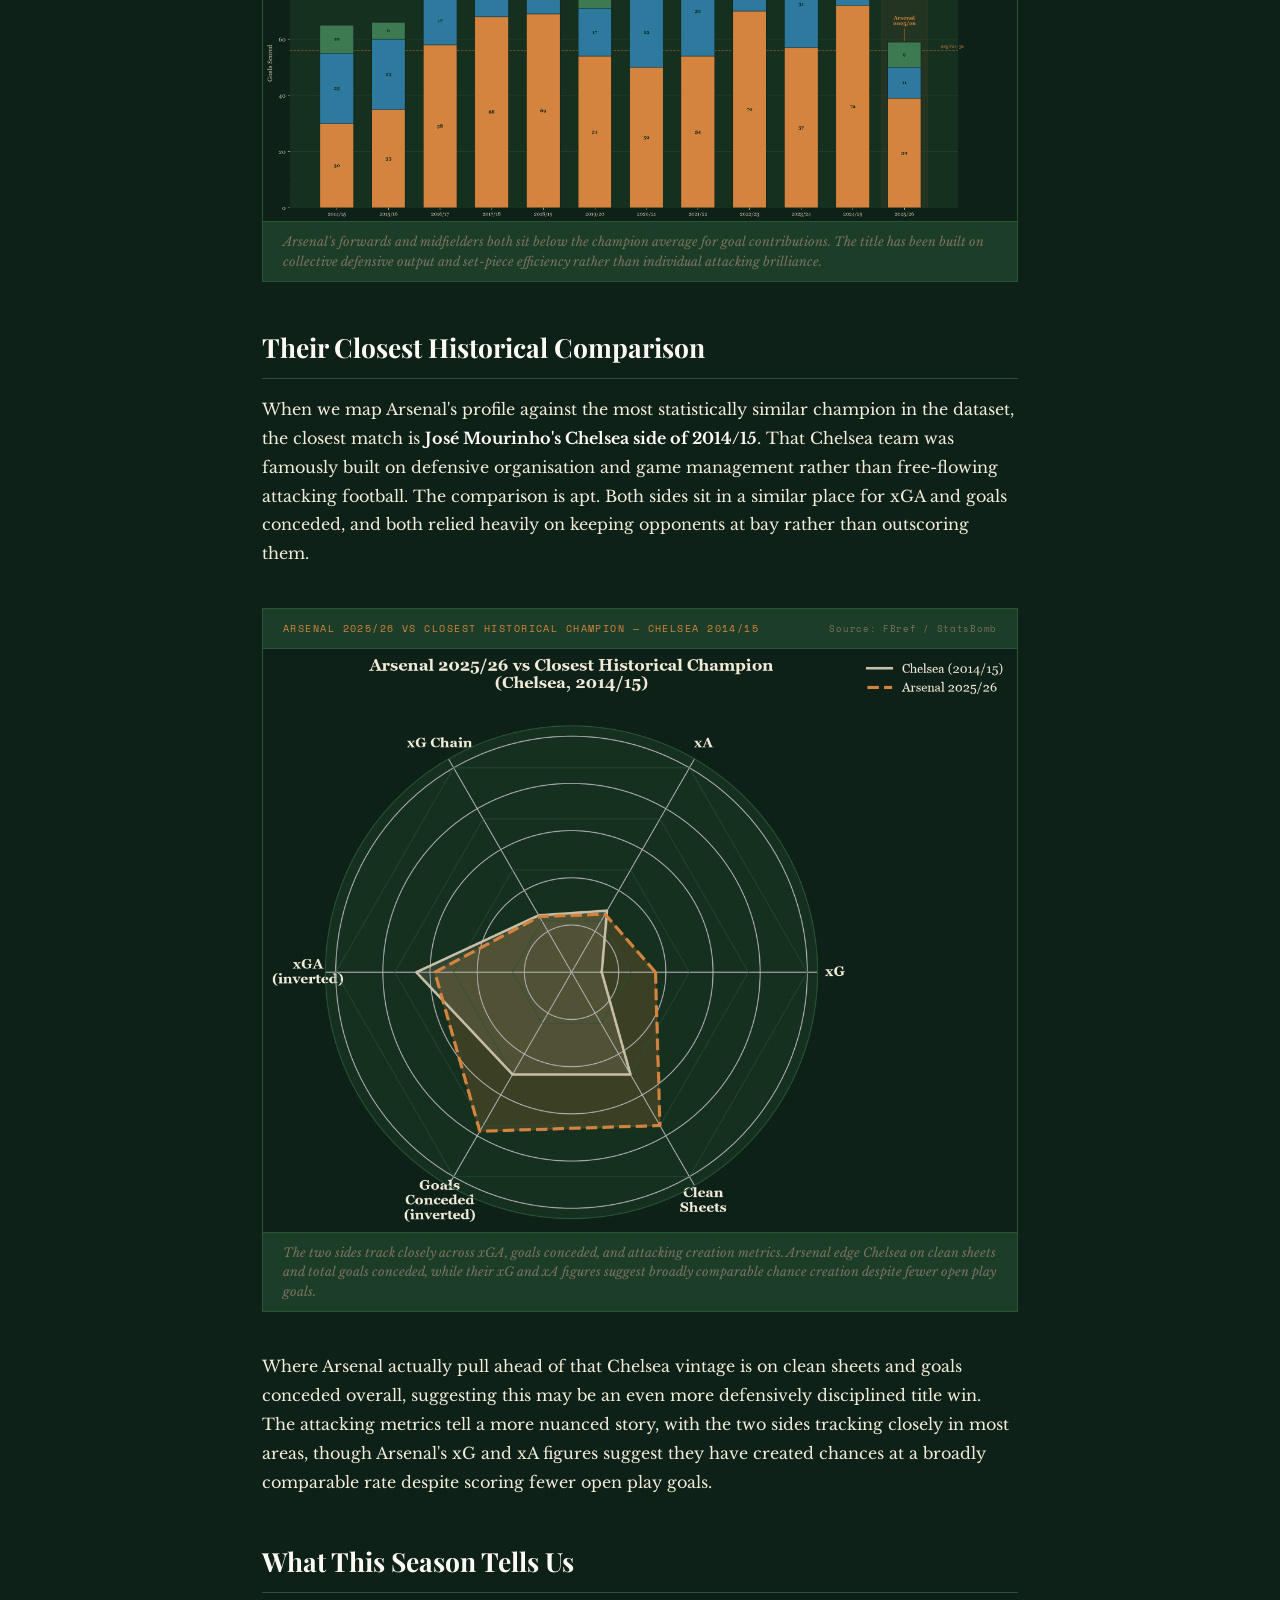
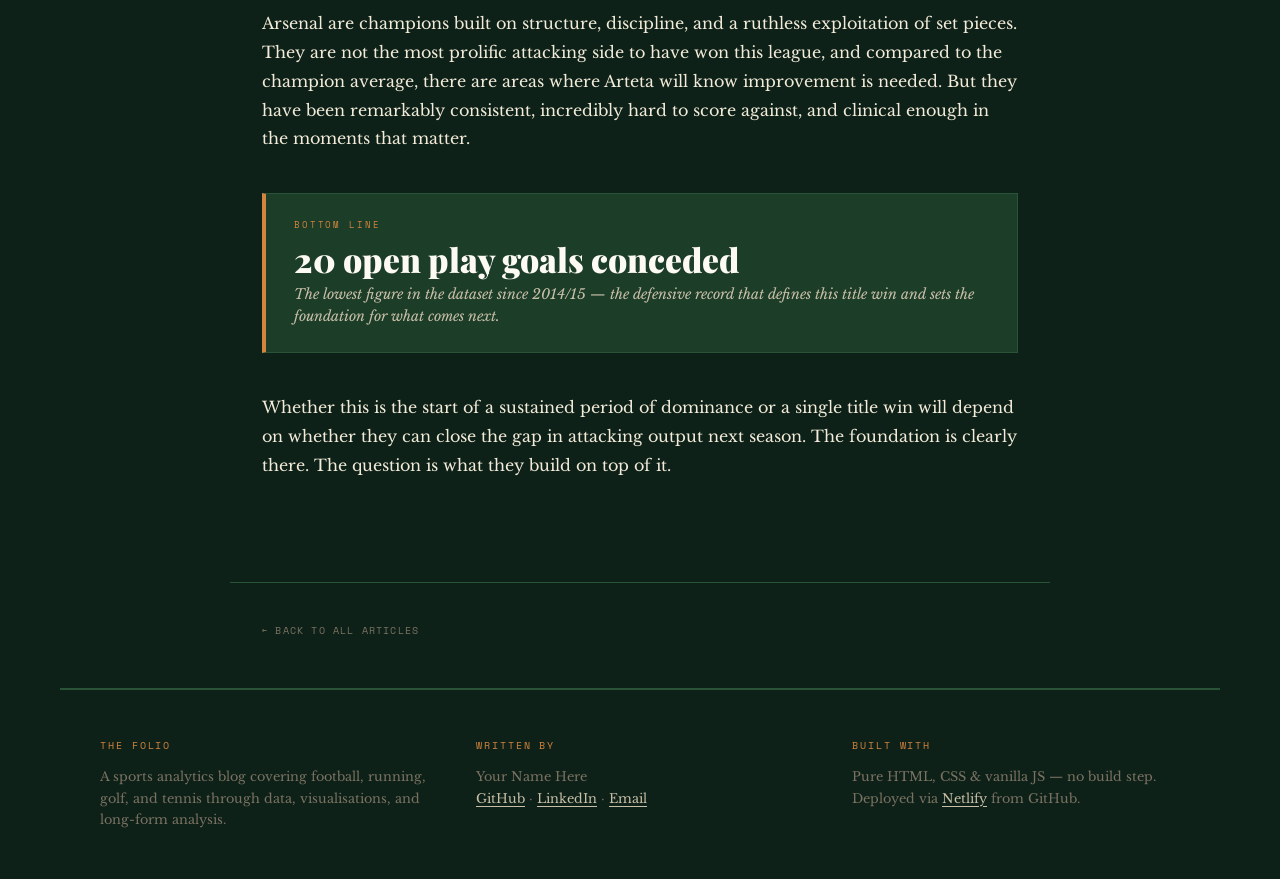
<file: articles/football/arsenal-what-kind-of-champions-2025-26.html>
<!DOCTYPE html>
<html lang="en">
<head>
<meta charset="UTF-8">
<meta name="viewport" content="width=device-width, initial-scale=1.0">

<title>What Kind of Champions Are Arsenal? — The Folio</title>

<meta property="og:title"       content="What Kind of Champions Are Arsenal? A Data-Driven Look at Their Title-Winning Season">
<meta property="og:description" content="Arsenal have ended their 21-year wait. We benchmark their 2025/26 campaign against every title-winning side since 2014/15 to find out where Arteta's side stand historically.">
<meta property="og:type"        content="article">
<meta property="og:url"         content="https://YOUR-DOMAIN.com/articles/football/arsenal-what-kind-of-champions-2025-26.html">
<meta property="og:image"       content="https://YOUR-DOMAIN.com/images/arsenal_vs_closest_champion.png">

<link rel="preconnect" href="https://fonts.googleapis.com">
<link href="https://fonts.googleapis.com/css2?family=Playfair+Display:ital,wght@0,700;0,900;1,700&family=Libre+Baskerville:ital@0;1&family=Space+Mono:wght@400;700&display=swap" rel="stylesheet">

<link rel="stylesheet" href="../../css/style.css">
</head>
<body>

<nav>
  <a class="nav-logo" href="../../index.html">The <span>Folio</span></a>
  <ul class="nav-links">
    <li><a href="mailto:hcm.morgan62@gmail.com">Contact</a></li>
    <li><a href="https://github.com/ItsShug"    target="_blank" rel="noopener">GitHub</a></li>
    <li><a href="https://linkedin.com/in/huw-morgan-a809aa303" target="_blank" rel="noopener">LinkedIn</a></li>
  </ul>
</nav>


<header class="article-hero">
  <div class="article-hero-inner">

    <a class="article-back" href="../../index.html">Back to all articles</a>

    <div class="article-eyebrow cat-football">Football</div>

    <h1 class="article-title">
      What Kind of Champions Are Arsenal? A Data-Driven Look at Their Title-Winning Season
    </h1>

    <p class="article-standfirst">
      Arsenal have ended their 21-year wait for a Premier League title. But beyond the
      celebrations, what does the data actually tell us about the kind of champions they are?
      We've benchmarked their 2025/26 campaign against every title-winning side since Chelsea's
      2014/15 season to find out where Mikel Arteta's side stand historically — and where the
      gaps still exist.
    </p>

    <div class="article-byline">
      <span class="byline-author">Your Name Here</span>
      <span class="byline-dot"></span>
      <span class="byline-meta">23 Jun 2026</span>
      <span class="byline-dot"></span>
      <span class="byline-meta">6 min read</span>
    </div>

  </div>
</header>


<main class="article-body">

  <!-- ── DEFENSIVE SECTION ───────────────────────────────────────────── -->
  <h2>Built on Defensive Solidity</h2>

  <p>
    If there is one area where Arsenal's title credentials are beyond question, it is at the
    back. Their defensive profile this season sits clearly above the Premier League champion
    average across nearly every metric. They have conceded fewer goals per game, limited
    opponents to less threatening chances, and kept more clean sheets than the typical title
    winner. That is a remarkable achievement, and it is the bedrock upon which this
    championship has been built.
  </p>

  <div class="embed embed-chart">
    <div class="embed-header">
      <span class="embed-title">Defensive Profile — Arsenal 2025/26 vs PL Champion Average</span>
      <span class="embed-source">Source: FBref / StatsBomb</span>
    </div>
    <div class="embed-content">
      <img src="../../images/arsenal_defensive_radar.png"
           alt="Radar chart comparing Arsenal 2025/26 defensive profile against the Premier League champion average">
    </div>
    <div class="embed-caption">
      Arsenal sit above the champion average across every defensive metric shown. The gap is
      particularly pronounced for goals conceded and clean sheets, underlining just how
      dominant their backline has been this season.
    </div>
  </div>

  <p>
    Dig into the breakdown of goals conceded by situation, and the picture gets even more
    impressive. Their <strong>20 open play goals conceded</strong> is the lowest in the
    dataset, comfortably below the champion average of 22. They have been equally disciplined
    from set pieces and corners, giving very little away from dead ball situations. If you are
    looking for a side that has been hard to break down in every sense, Arsenal are it.
  </p>

  <div class="embed embed-chart">
    <div class="embed-header">
      <span class="embed-title">Premier League Champions — Goals Conceded by Situation</span>
      <span class="embed-source">Source: FBref / StatsBomb</span>
    </div>
    <div class="embed-content">
      <img src="../../images/pl_champions_conceded_situations.png"
           alt="Bar chart showing goals conceded by situation for every Premier League champion since 2014/15">
    </div>
    <div class="embed-caption">
      Arsenal's 20 open play goals conceded is the lowest in the dataset. Their discipline
      from set pieces and corners further underlines a defensive record that stands alone
      among title-winning sides since 2014/15.
    </div>
  </div>


  <!-- ── ATTACKING SECTION ───────────────────────────────────────────── -->
  <h2>The Attacking Question</h2>

  <p>
    Here is where it gets more interesting. Placed against the champion average on attacking
    output, Arsenal fall short in a number of areas. Their shot volume, non-penalty xG, xG
    chain involvement, and key passes are all below what previous title-winning sides have
    typically produced. In short, they have not been as expansive or as prolific going forward
    as the benchmark suggests champions usually are.
  </p>

  <div class="embed embed-chart">
    <div class="embed-header">
      <span class="embed-title">Attacking Output — PL Champion Average vs Arsenal 2025/26</span>
      <span class="embed-source">Source: FBref / StatsBomb</span>
    </div>
    <div class="embed-content">
      <img src="../../images/arsenal_radar_vs_champions.png"
           alt="Radar chart comparing Arsenal 2025/26 attacking output against the Premier League champion average">
    </div>
    <div class="embed-caption">
      Arsenal trail the champion average in shot volume, non-penalty xG, and xG chain
      involvement. The gap is consistent rather than concentrated in one area, pointing to
      a structural difference in attacking approach rather than a single missing ingredient.
    </div>
  </div>

  <p>
    The goals by situation data reinforces this. Arsenal's <strong>42 open play goals</strong>
    is the lowest in the dataset, and their total goal output is well below the historical
    average for title winners. Notably, <strong>16 of their goals came from corners</strong>,
    which is the highest corner contribution in the entire dataset. That is not a coincidence.
    It speaks to a deliberate and well-drilled approach to set pieces that has compensated for
    a relative lack of open play volume going forward.
  </p>

  <div class="finding">
    <div class="finding-label">Key Finding</div>
    <div class="finding-stat">16 corner goals</div>
    <div class="finding-context">
      Arsenal scored more goals from corners than any other champion in the dataset since
      2014/15 — a deliberate set-piece system that has filled the gap left by modest open
      play output.
    </div>
  </div>

  <div class="embed embed-chart">
    <div class="embed-header">
      <span class="embed-title">Premier League Champions — Goals by Situation</span>
      <span class="embed-source">Source: FBref / StatsBomb</span>
    </div>
    <div class="embed-content">
      <img src="../../images/pl_champions_goal_situations.png"
           alt="Bar chart showing goals by situation for every Premier League champion since 2014/15">
    </div>
    <div class="embed-caption">
      Arsenal's open play total of 42 is the lowest in the dataset. Their corner tally of 16
      stands out at the opposite extreme — the highest recorded for any side in this period.
    </div>
  </div>

  <p>
    The goals by position breakdown tells a similar story. Their forwards have contributed
    fewer goals than the champion average, and their midfielders are below par on that measure
    too. Arsenal have won this title <em>without</em> a traditional goal-machine leading the
    line, which makes the achievement all the more tactically fascinating.
  </p>

  <div class="embed embed-chart">
    <div class="embed-header">
      <span class="embed-title">Premier League Champions — Goals by Position</span>
      <span class="embed-source">Source: FBref / StatsBomb</span>
    </div>
    <div class="embed-content">
      <img src="../../images/pl_champions_vs_arsenal.png"
           alt="Bar chart showing goals by position for every Premier League champion since 2014/15">
    </div>
    <div class="embed-caption">
      Arsenal's forwards and midfielders both sit below the champion average for goal
      contributions. The title has been built on collective defensive output and set-piece
      efficiency rather than individual attacking brilliance.
    </div>
  </div>


  <!-- ── CLOSEST COMPARISON SECTION ─────────────────────────────────── -->
  <h2>Their Closest Historical Comparison</h2>

  <p>
    When we map Arsenal's profile against the most statistically similar champion in the
    dataset, the closest match is <strong>José Mourinho's Chelsea side of 2014/15</strong>.
    That Chelsea team was famously built on defensive organisation and game management rather
    than free-flowing attacking football. The comparison is apt. Both sides sit in a similar
    place for xGA and goals conceded, and both relied heavily on keeping opponents at bay
    rather than outscoring them.
  </p>

  <div class="embed embed-chart">
    <div class="embed-header">
      <span class="embed-title">Arsenal 2025/26 vs Closest Historical Champion — Chelsea 2014/15</span>
      <span class="embed-source">Source: FBref / StatsBomb</span>
    </div>
    <div class="embed-content">
      <img src="../../images/arsenal_vs_closest_champion.png"
           alt="Side-by-side comparison of Arsenal 2025/26 and Chelsea 2014/15 across key metrics">
    </div>
    <div class="embed-caption">
      The two sides track closely across xGA, goals conceded, and attacking creation metrics.
      Arsenal edge Chelsea on clean sheets and total goals conceded, while their xG and xA
      figures suggest broadly comparable chance creation despite fewer open play goals.
    </div>
  </div>

  <p>
    Where Arsenal actually pull ahead of that Chelsea vintage is on clean sheets and goals
    conceded overall, suggesting this may be an even more defensively disciplined title win.
    The attacking metrics tell a more nuanced story, with the two sides tracking closely in
    most areas, though Arsenal's xG and xA figures suggest they have created chances at a
    broadly comparable rate despite scoring fewer open play goals.
  </p>


  <!-- ── CONCLUSION SECTION ──────────────────────────────────────────── -->
  <h2>What This Season Tells Us</h2>

  <p>
    Arsenal are champions built on structure, discipline, and a ruthless exploitation of set
    pieces. They are not the most prolific attacking side to have won this league, and compared
    to the champion average, there are areas where Arteta will know improvement is needed. But
    they have been remarkably consistent, incredibly hard to score against, and clinical enough
    in the moments that matter.
  </p>

  <div class="finding">
    <div class="finding-label">Bottom Line</div>
    <div class="finding-stat">20 open play goals conceded</div>
    <div class="finding-context">
      The lowest figure in the dataset since 2014/15 — the defensive record that defines
      this title win and sets the foundation for what comes next.
    </div>
  </div>

  <p>
    Whether this is the start of a sustained period of dominance or a single title win will
    depend on whether they can close the gap in attacking output next season. The foundation
    is clearly there. The question is what they build on top of it.
  </p>

</main>


<div class="article-end">
  <a class="article-end-back" href="../../index.html">Back to all articles</a>
</div>


<footer>
  <div class="footer-block">
    <div class="footer-head">The Folio</div>
    <div class="footer-body">
      A sports analytics blog covering football, running, golf, and tennis
      through data, visualisations, and long-form analysis.
    </div>
  </div>
  <div class="footer-block">
    <div class="footer-head">Written by</div>
    <div class="footer-body">
      Your Name Here<br>
      <a href="https://github.com/ItsShug"    target="_blank" rel="noopener">GitHub</a> ·
      <a href="https://linkedin.com/in/huw-morgan-a809aa303" target="_blank" rel="noopener">LinkedIn</a> ·
      <a href="mailto:hcm.morgan62@gmail.com">Email</a>
    </div>
  </div>
  <div class="footer-block">
    <div class="footer-head">Built with</div>
    <div class="footer-body">
      Pure HTML, CSS &amp; vanilla JS — no build step.<br>
      Deployed via <a href="https://netlify.com" target="_blank" rel="noopener">Netlify</a>
      from GitHub.
    </div>
  </div>
</footer>

</body>
</html>
</file>
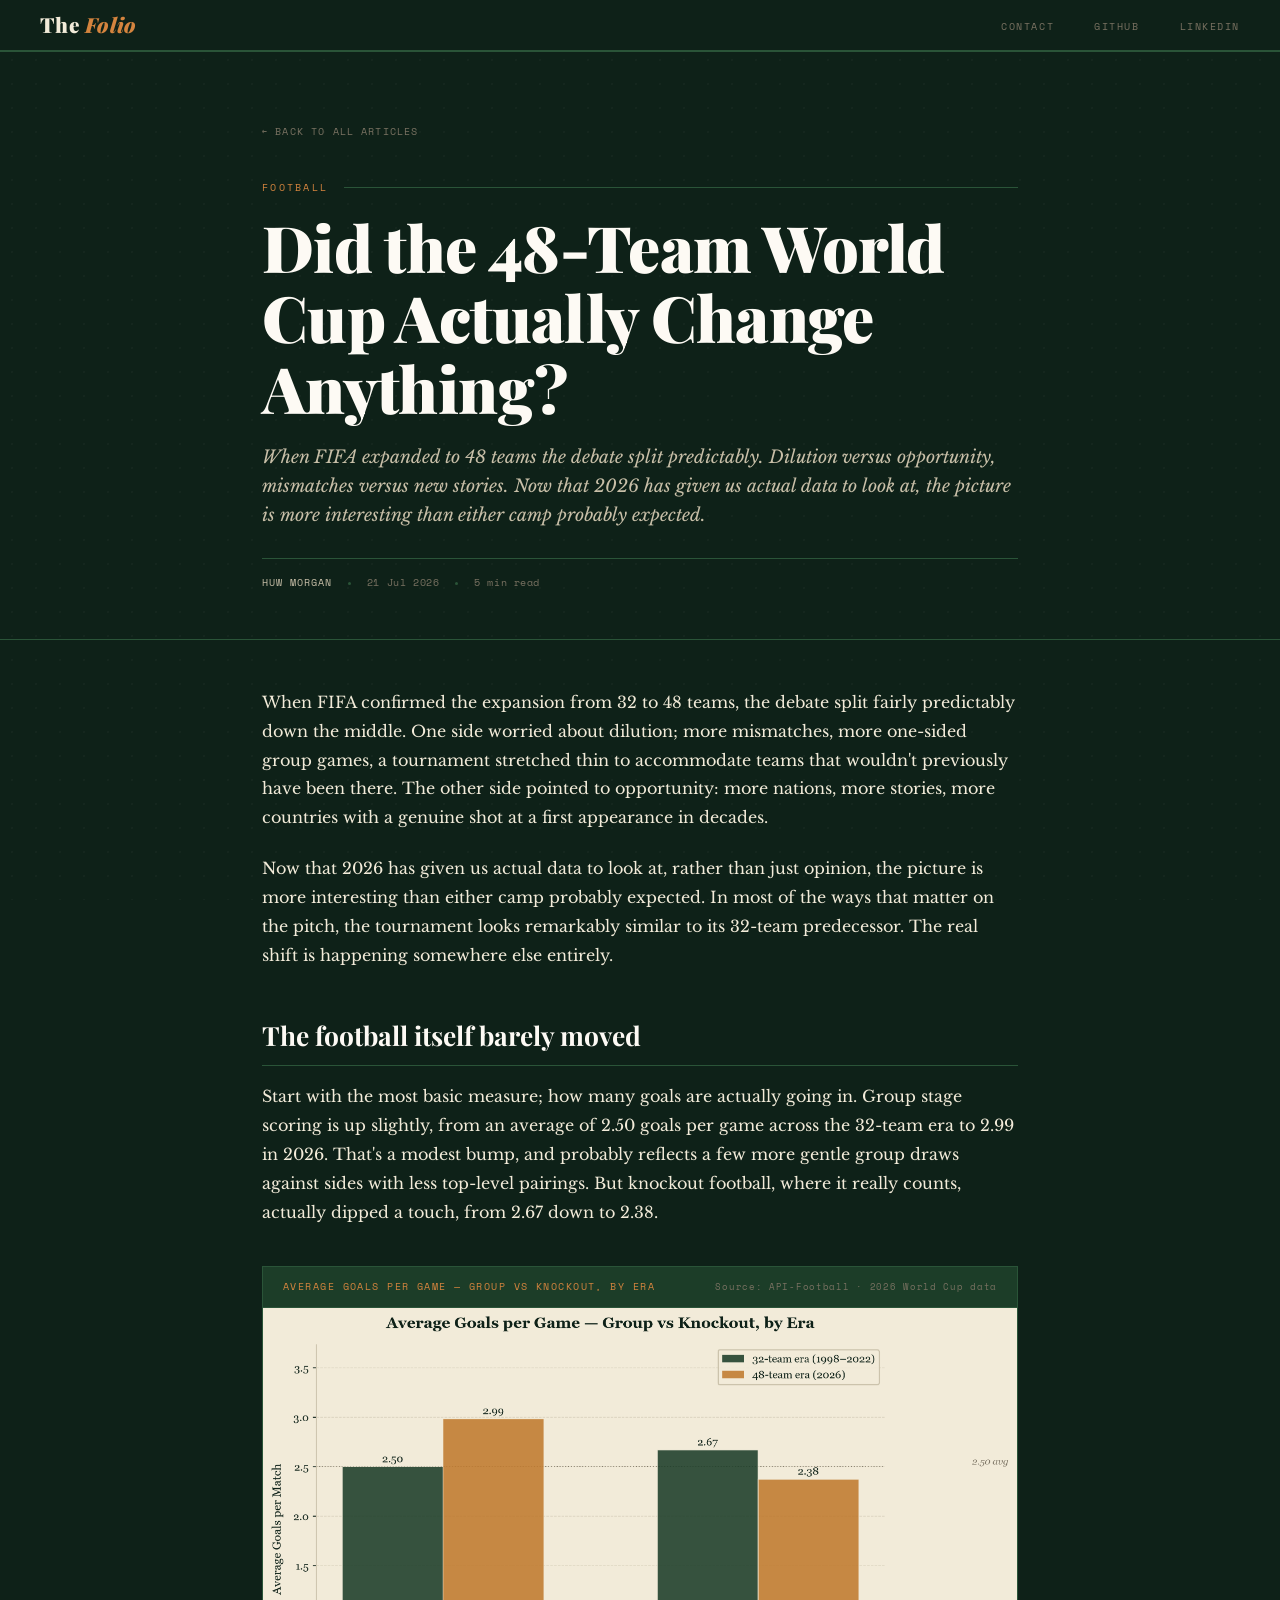
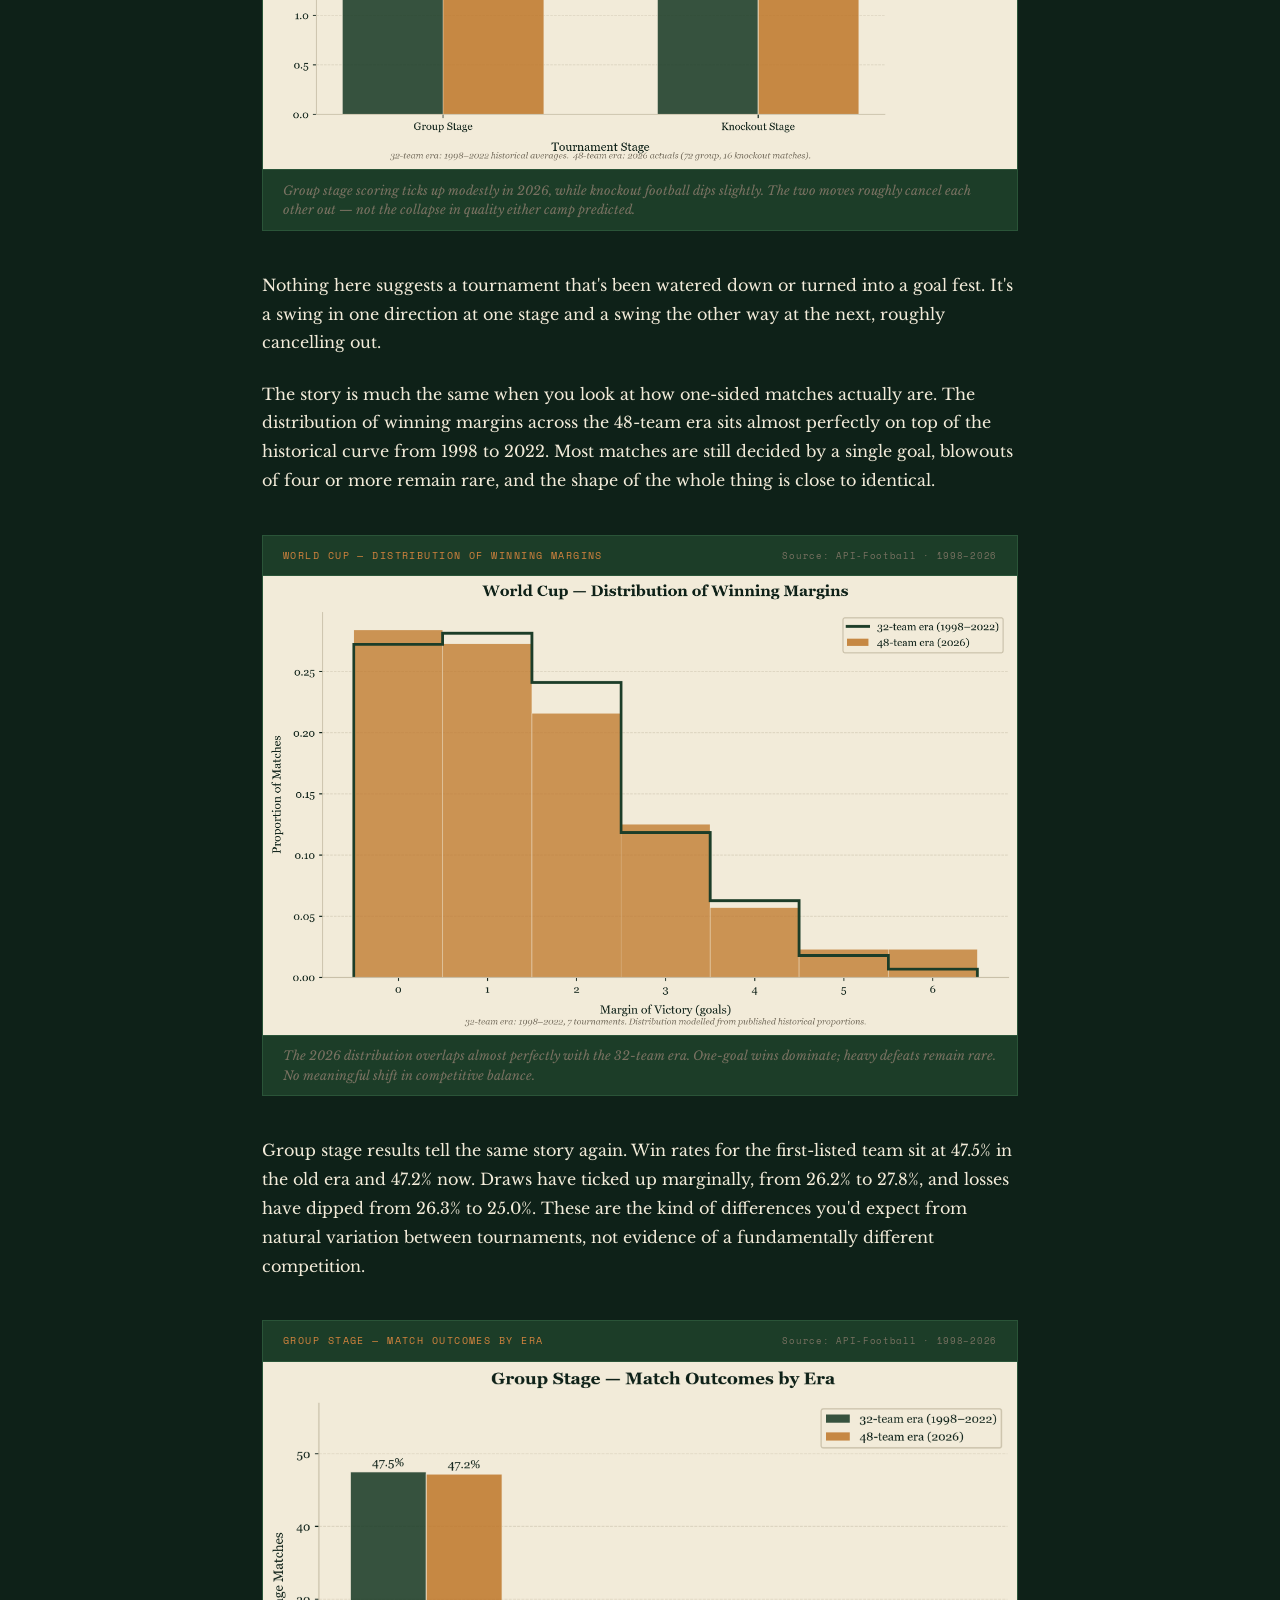
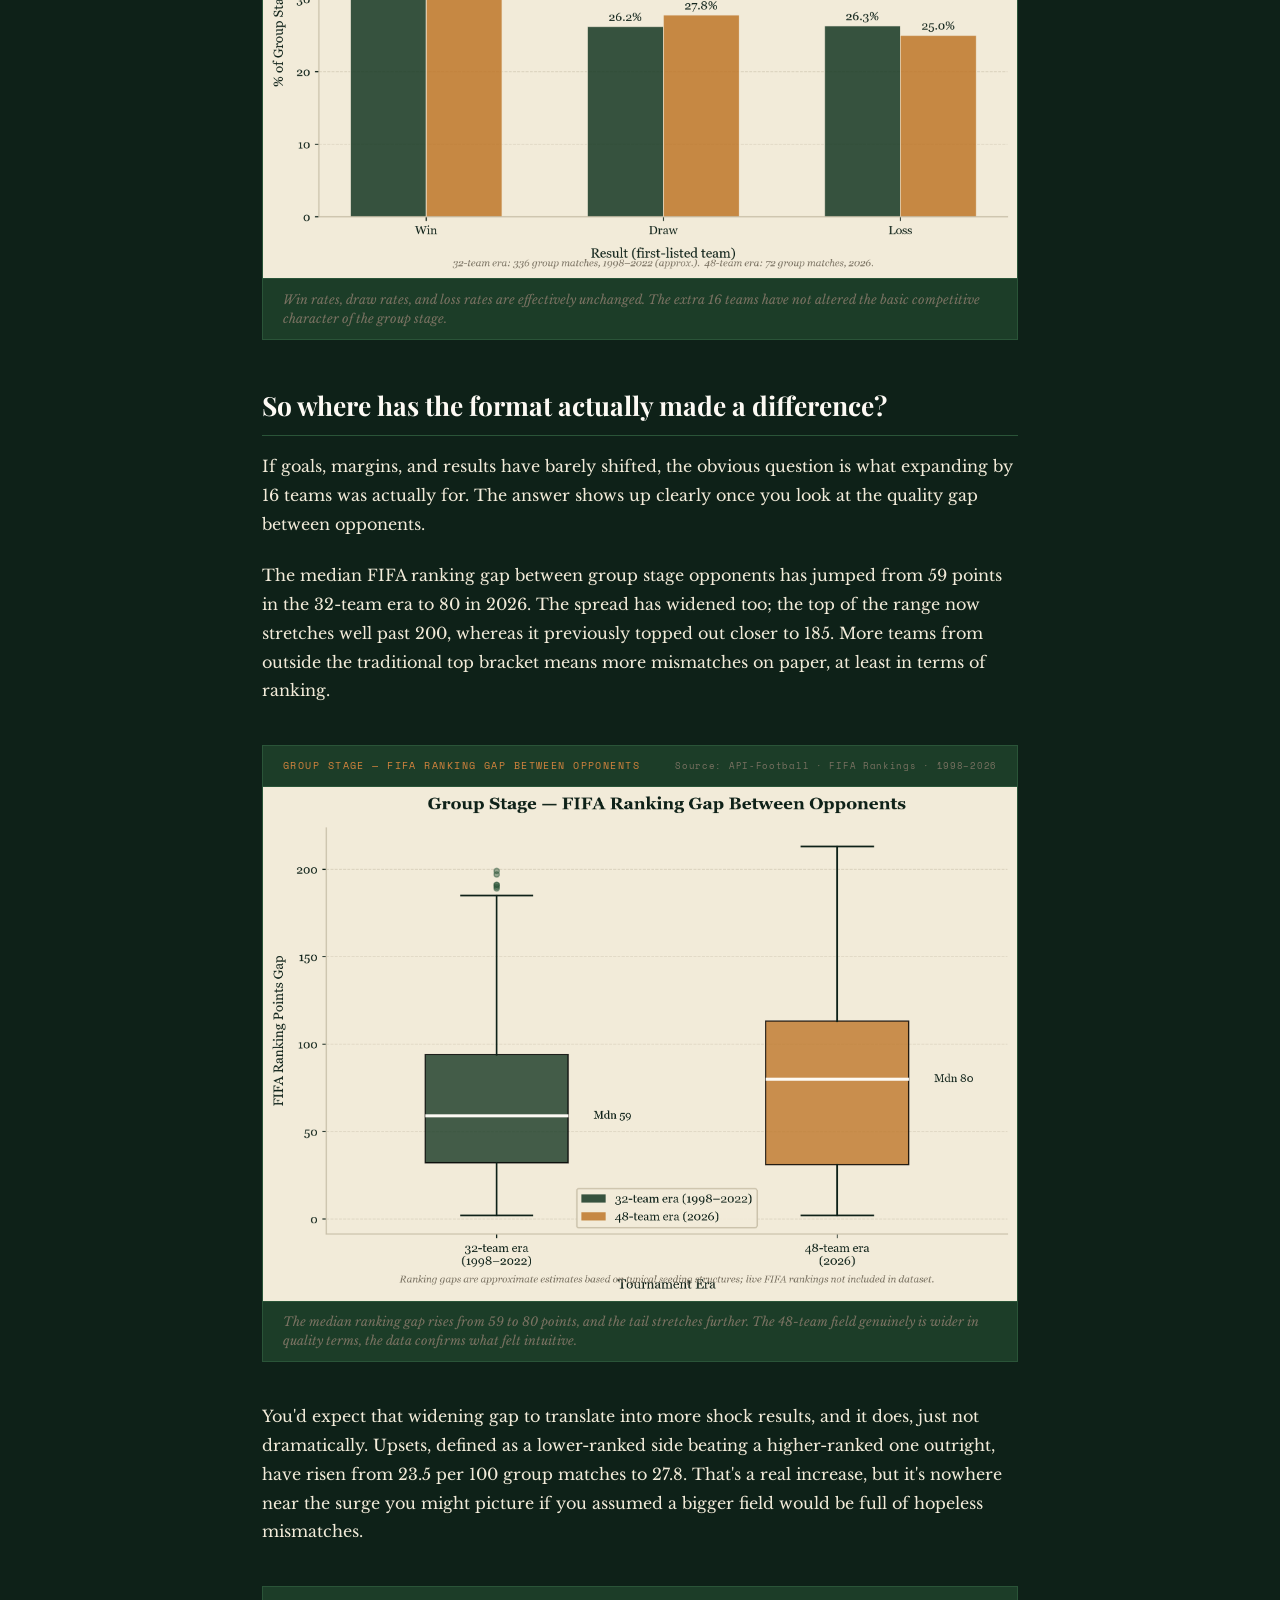
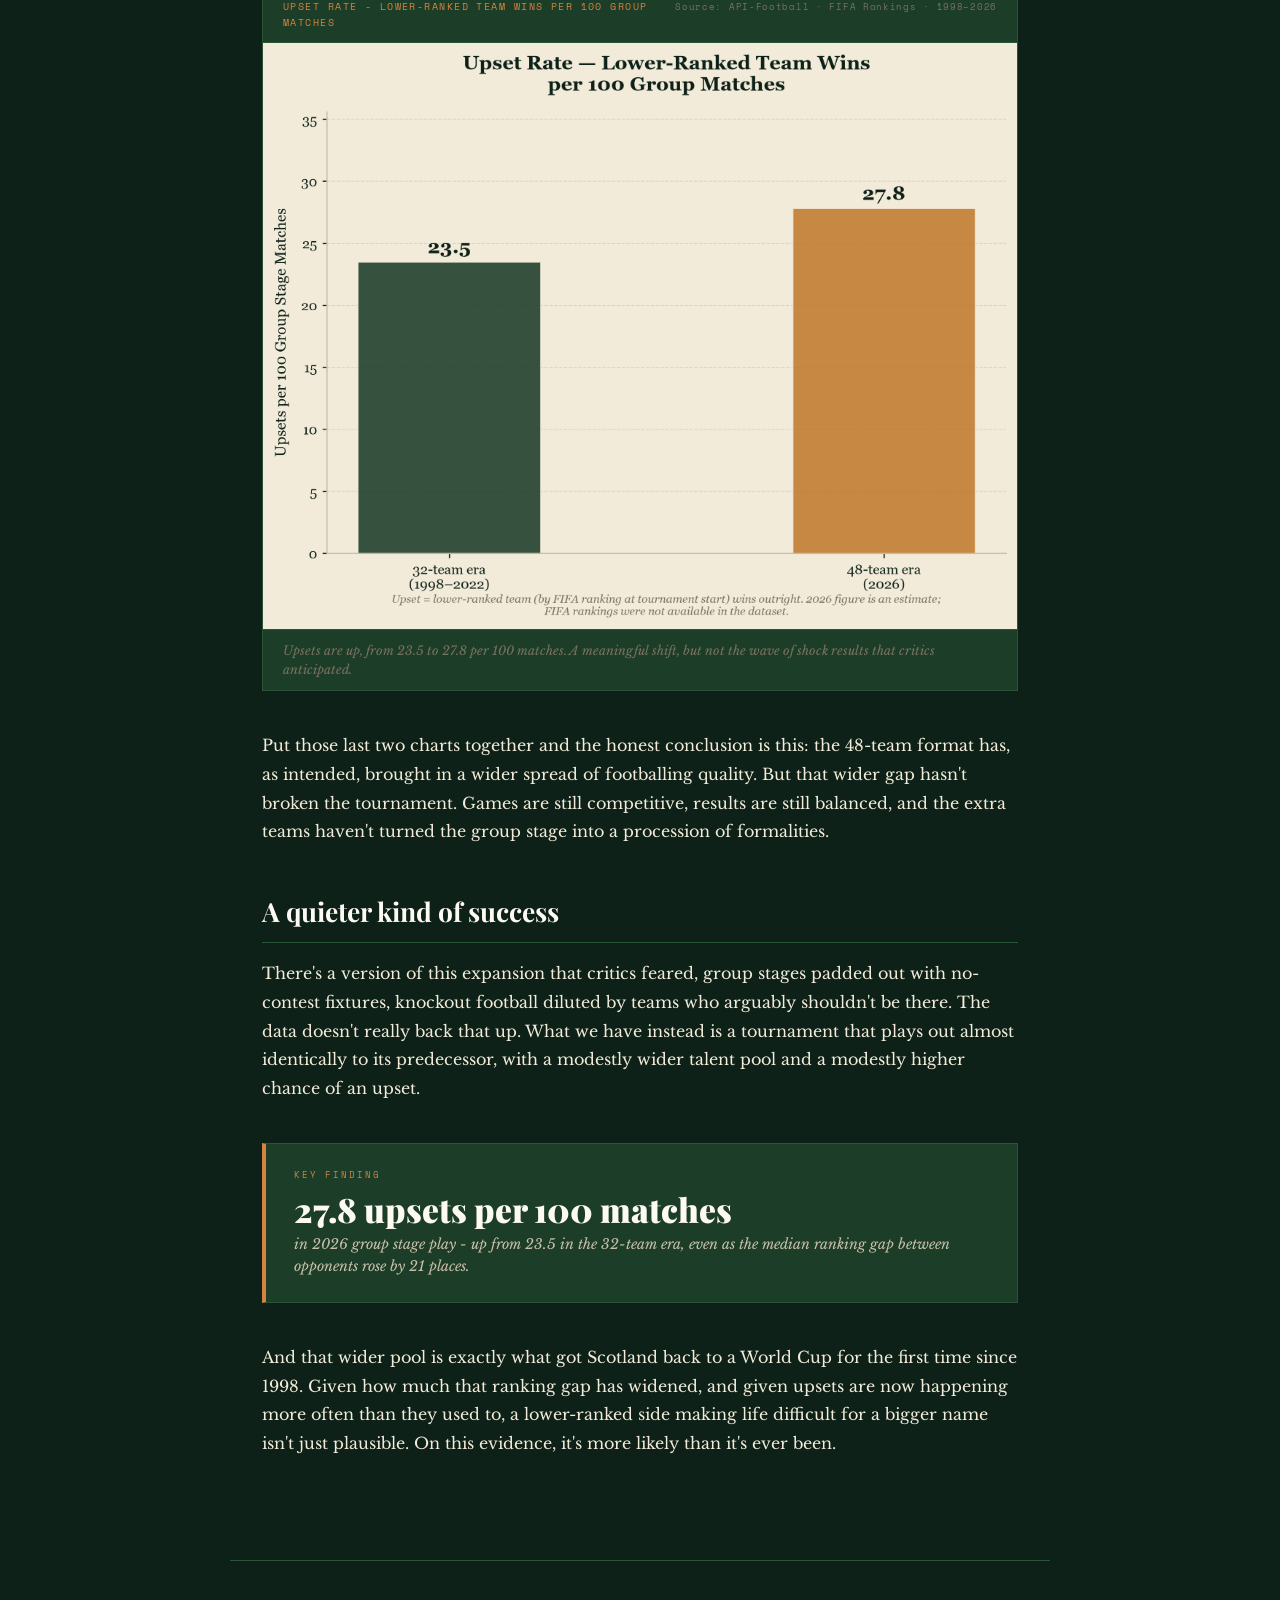
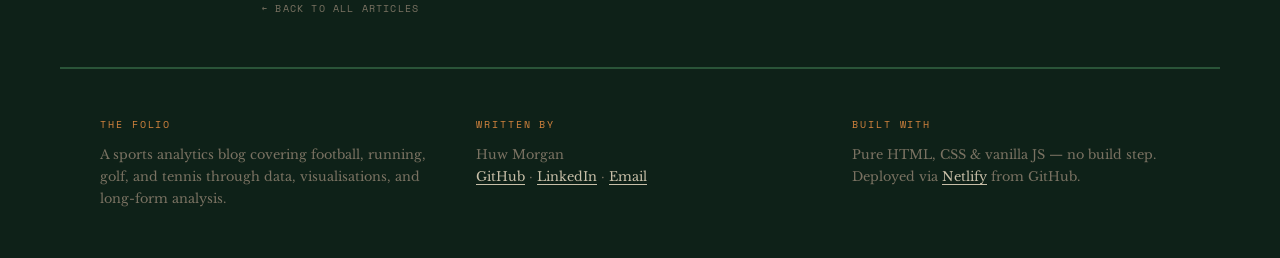
<file: articles/football/world-cup-2026-48-team-analysis.html>
<!DOCTYPE html>
<html lang="en">
<head>
<meta charset="UTF-8">
<meta name="viewport" content="width=device-width, initial-scale=1.0">

<title>Did the 48-Team World Cup Actually Change Anything? — The Folio</title>

<meta property="og:title"       content="Did the 48-Team World Cup Actually Change Anything?">
<meta property="og:description" content="Now that 2026 has given us actual data, the picture is more interesting than either camp expected. Goals, margins and results have barely shifted. The real change is somewhere else entirely.">
<meta property="og:type"        content="article">
<meta property="og:url"         content="https://YOUR-DOMAIN.com/articles/football/world-cup-2026-48-team-analysis.html">
<meta property="og:image"       content="https://YOUR-DOMAIN.com/output/05_avg_goals_per_game.png">

<link rel="preconnect" href="https://fonts.googleapis.com">
<link href="https://fonts.googleapis.com/css2?family=Playfair+Display:ital,wght@0,700;0,900;1,700&family=Libre+Baskerville:ital@0;1&family=Space+Mono:wght@400;700&display=swap" rel="stylesheet">

<link rel="stylesheet" href="../../css/style.css">
</head>
<body>

<nav>
  <a class="nav-logo" href="../../index.html">The <span>Folio</span></a>
  <ul class="nav-links">
    <li><a href="mailto:hcm.morgan62@gmail.com">Contact</a></li>
    <li><a href="https://github.com/ItsShug"    target="_blank" rel="noopener">GitHub</a></li>
    <li><a href="https://linkedin.com/in/huw-morgan-a809aa303" target="_blank" rel="noopener">LinkedIn</a></li>
  </ul>
</nav>


<header class="article-hero">
  <div class="article-hero-inner">

    <a class="article-back" href="../../index.html">Back to all articles</a>

    <div class="article-eyebrow cat-football">Football</div>

    <h1 class="article-title">
      Did the 48-Team World Cup Actually Change Anything?
    </h1>

    <p class="article-standfirst">
      When FIFA expanded to 48 teams the debate split predictably. Dilution versus opportunity,
      mismatches versus new stories. Now that 2026 has given us actual data to look at, the
      picture is more interesting than either camp probably expected.
    </p>

    <div class="article-byline">
      <span class="byline-author">Huw Morgan</span>
      <span class="byline-dot"></span>
      <span class="byline-meta">21 Jul 2026</span>
      <span class="byline-dot"></span>
      <span class="byline-meta">5 min read</span>
    </div>

  </div>
</header>


<main class="article-body">

  <p>
    When FIFA confirmed the expansion from 32 to 48 teams, the debate split fairly predictably
    down the middle. One side worried about dilution; more mismatches, more one-sided group
    games, a tournament stretched thin to accommodate teams that wouldn't previously have been
    there. The other side pointed to opportunity: more nations, more stories, more countries with
    a genuine shot at a first appearance in decades.
  </p>

  <p>
    Now that 2026 has given us actual data to look at, rather than just opinion, the picture is
    more interesting than either camp probably expected. In most of the ways that matter on the
    pitch, the tournament looks remarkably similar to its 32-team predecessor. The real shift is
    happening somewhere else entirely.
  </p>


  <h2>The football itself barely moved</h2>

  <p>
    Start with the most basic measure; how many goals are actually going in. Group stage scoring
    is up slightly, from an average of 2.50 goals per game across the 32-team era to 2.99 in
    2026. That's a modest bump, and probably reflects a few more gentle group draws against sides
    with less top-level pairings. But knockout football, where it really counts, actually dipped
    a touch, from 2.67 down to 2.38.
  </p>

  <div class="embed embed-chart">
    <div class="embed-header">
      <span class="embed-title">Average Goals per Game — Group vs Knockout, by Era</span>
      <span class="embed-source">Source: API-Football · 2026 World Cup data</span>
    </div>
    <div class="embed-content">
      <img src="../../output/05_avg_goals_per_game.png"
           alt="Bar chart comparing average goals per game in group stage and knockout rounds across the 32-team and 48-team World Cup eras">
    </div>
    <div class="embed-caption">
      Group stage scoring ticks up modestly in 2026, while knockout football dips slightly.
      The two moves roughly cancel each other out — not the collapse in quality either camp predicted.
    </div>
  </div>

  <p>
    Nothing here suggests a tournament that's been watered down or turned into a goal fest. It's
    a swing in one direction at one stage and a swing the other way at the next, roughly
    cancelling out.
  </p>

  <p>
    The story is much the same when you look at how one-sided matches actually are. The
    distribution of winning margins across the 48-team era sits almost perfectly on top of the
    historical curve from 1998 to 2022. Most matches are still decided by a single goal, blowouts
    of four or more remain rare, and the shape of the whole thing is close to identical.
  </p>

  <div class="embed embed-chart">
    <div class="embed-header">
      <span class="embed-title">World Cup — Distribution of Winning Margins</span>
      <span class="embed-source">Source: API-Football · 1998–2026</span>
    </div>
    <div class="embed-content">
      <img src="../../output/01_winning_margins_histogram.png"
           alt="Histogram comparing the distribution of winning margins between the 32-team and 48-team World Cup eras">
    </div>
    <div class="embed-caption">
      The 2026 distribution overlaps almost perfectly with the 32-team era. One-goal wins
      dominate; heavy defeats remain rare. No meaningful shift in competitive balance.
    </div>
  </div>

  <p>
    Group stage results tell the same story again. Win rates for the first-listed team sit at
    47.5% in the old era and 47.2% now. Draws have ticked up marginally, from 26.2% to 27.8%,
    and losses have dipped from 26.3% to 25.0%. These are the kind of differences you'd expect
    from natural variation between tournaments, not evidence of a fundamentally different competition.
  </p>

  <div class="embed embed-chart">
    <div class="embed-header">
      <span class="embed-title">Group Stage — Match Outcomes by Era</span>
      <span class="embed-source">Source: API-Football · 1998–2026</span>
    </div>
    <div class="embed-content">
      <img src="../../output/02_wdl_group_stage.png"
           alt="Grouped bar chart showing win, draw, and loss rates in group stage matches for the 32-team and 48-team eras">
    </div>
    <div class="embed-caption">
      Win rates, draw rates, and loss rates are effectively unchanged. The extra 16 teams
      have not altered the basic competitive character of the group stage.
    </div>
  </div>


  <h2>So where has the format actually made a difference?</h2>

  <p>
    If goals, margins, and results have barely shifted, the obvious question is what expanding by
    16 teams was actually for. The answer shows up clearly once you look at the quality gap
    between opponents.
  </p>

  <p>
    The median FIFA ranking gap between group stage opponents has jumped from 59 points in the
    32-team era to 80 in 2026. The spread has widened too; the top of the range now stretches
    well past 200, whereas it previously topped out closer to 185. More teams from outside the
    traditional top bracket means more mismatches on paper, at least in terms of ranking.
  </p>

  <div class="embed embed-chart">
    <div class="embed-header">
      <span class="embed-title">Group Stage — FIFA Ranking Gap Between Opponents</span>
      <span class="embed-source">Source: API-Football · FIFA Rankings · 1998–2026</span>
    </div>
    <div class="embed-content">
      <img src="../../output/03_ranking_gap_distribution.png"
           alt="Distribution of FIFA ranking gaps between group stage opponents, comparing the 32-team and 48-team eras">
    </div>
    <div class="embed-caption">
      The median ranking gap rises from 59 to 80 points, and the tail stretches further.
      The 48-team field genuinely is wider in quality terms, the data confirms what felt intuitive.
    </div>
  </div>

  <p>
    You'd expect that widening gap to translate into more shock results, and it does, just not
    dramatically. Upsets, defined as a lower-ranked side beating a higher-ranked one outright,
    have risen from 23.5 per 100 group matches to 27.8. That's a real increase, but it's nowhere
    near the surge you might picture if you assumed a bigger field would be full of hopeless
    mismatches.
  </p>

  <div class="embed embed-chart">
    <div class="embed-header">
      <span class="embed-title">Upset Rate - Lower-Ranked Team Wins per 100 Group Matches</span>
      <span class="embed-source">Source: API-Football · FIFA Rankings · 1998–2026</span>
    </div>
    <div class="embed-content">
      <img src="../../output/04_upset_rate.png"
           alt="Bar chart comparing upset rates per 100 group stage matches between the 32-team and 48-team World Cup eras">
    </div>
    <div class="embed-caption">
      Upsets are up, from 23.5 to 27.8 per 100 matches. A meaningful shift, but not the wave
      of shock results that critics anticipated.
    </div>
  </div>

  <p>
    Put those last two charts together and the honest conclusion is this: the 48-team format has,
    as intended, brought in a wider spread of footballing quality. But that wider gap hasn't broken
    the tournament. Games are still competitive, results are still balanced, and the extra teams
    haven't turned the group stage into a procession of formalities.
  </p>


  <h2>A quieter kind of success</h2>

  <p>
    There's a version of this expansion that critics feared, group stages padded out with
    no-contest fixtures, knockout football diluted by teams who arguably shouldn't be there.
    The data doesn't really back that up. What we have instead is a tournament that plays out
    almost identically to its predecessor, with a modestly wider talent pool and a modestly higher
    chance of an upset.
  </p>

  <div class="finding">
    <div class="finding-label">Key Finding</div>
    <div class="finding-stat">27.8 upsets per 100 matches</div>
    <div class="finding-context">
      in 2026 group stage play - up from 23.5 in the 32-team era, even as the
      median ranking gap between opponents rose by 21 places.
    </div>
  </div>

  <p>
    And that wider pool is exactly what got Scotland back to a World Cup for the first time since
    1998. Given how much that ranking gap has widened, and given upsets are now happening more
    often than they used to, a lower-ranked side making life difficult for a bigger name isn't
    just plausible. On this evidence, it's more likely than it's ever been.
  </p>

</main>


<div class="article-end">
  <a class="article-end-back" href="../../index.html">Back to all articles</a>
</div>


<footer>
  <div class="footer-block">
    <div class="footer-head">The Folio</div>
    <div class="footer-body">
      A sports analytics blog covering football, running, golf, and tennis
      through data, visualisations, and long-form analysis.
    </div>
  </div>
  <div class="footer-block">
    <div class="footer-head">Written by</div>
    <div class="footer-body">
      Huw Morgan<br>
      <a href="https://github.com/ItsShug"    target="_blank" rel="noopener">GitHub</a> ·
      <a href="https://linkedin.com/in/huw-morgan-a809aa303" target="_blank" rel="noopener">LinkedIn</a> ·
      <a href="mailto:hcm.morgan62@gmail.com">Email</a>
    </div>
  </div>
  <div class="footer-block">
    <div class="footer-head">Built with</div>
    <div class="footer-body">
      Pure HTML, CSS &amp; vanilla JS — no build step.<br>
      Deployed via <a href="https://netlify.com" target="_blank" rel="noopener">Netlify</a>
      from GitHub.
    </div>
  </div>
</footer>

</body>
</html>
</file>
<file: css/style.css>
/* ============================================================
   THE FOLIO — Sports Analytics Blog
   Shared stylesheet for index.html and all article pages.

   Design language: Deep forest green + chalk cream.
   Vintage broadsheet aesthetic — feels like a football programme
   from 1962 but rendered digitally. A natural extension of
   thebelt.netlify.app.

   Fonts loaded via Google Fonts (in each HTML file's <head>):
     Playfair Display — headlines, display text
     Libre Baskerville — body prose
     Space Mono — labels, metadata, tags, UI text
   ============================================================ */

/* ---- CSS VARIABLES ----------------------------------------- */
:root {
  /* Core palette — identical to The Belt */
  --green-deep:   #0E2118;
  --green-mid:    #163020;
  --green-panel:  #1C3D28;
  --green-border: #2A5438;
  --green-light:  #3D7A52;
  --cream:        #F2EBD9;
  --cream-dim:    #C8BFA8;
  --cream-ghost:  #7A7262;
  --red:          #C0392B;
  --amber:        #D4843E;
  --white:        #FDFAF4;

  /* Category accent colours */
  --cat-football: #D4843E;   /* amber  */
  --cat-running:  #C0392B;   /* red    */
  --cat-golf:     #3D7A52;   /* forest */
  --cat-tennis:   #2E7A9E;   /* slate blue */
}

/* ---- RESET -------------------------------------------------- */
*, *::before, *::after { margin: 0; padding: 0; box-sizing: border-box; }
html { scroll-behavior: smooth; }

body {
  background: var(--green-deep);
  color: var(--cream);
  font-family: 'Libre Baskerville', Georgia, serif;
  font-size: 16px;
  line-height: 1.6;
  overflow-x: hidden;
}

/* Subtle halftone texture — same radial-dot overlay as The Belt */
body::after {
  content: '';
  position: fixed;
  inset: 0;
  background-image: radial-gradient(circle, rgba(242,235,217,0.03) 1px, transparent 1px);
  background-size: 24px 24px;
  pointer-events: none;
  z-index: 0;
}

/* ---- NAV ---------------------------------------------------- */
nav {
  position: fixed;
  top: 0; left: 0; right: 0;
  z-index: 500;
  background: var(--green-deep);
  border-bottom: 2px solid var(--green-border);
  display: flex;
  align-items: center;
  justify-content: space-between;
  padding: 0 2.5rem;
  height: 52px;
}

.nav-logo {
  font-family: 'Playfair Display', serif;
  font-weight: 900;
  font-size: 1.3rem;
  color: var(--cream);
  letter-spacing: 0.02em;
  text-decoration: none;
}

.nav-logo span {
  color: var(--amber);
  font-style: italic;
}

.nav-links {
  display: flex;
  gap: 2.5rem;
  list-style: none;
}

.nav-links a {
  font-family: 'Space Mono', monospace;
  font-size: 0.65rem;
  letter-spacing: 0.15em;
  text-transform: uppercase;
  color: var(--cream-ghost);
  text-decoration: none;
  transition: color 0.2s;
}

.nav-links a:hover { color: var(--cream); }

/* ---- MASTHEAD (homepage) ------------------------------------ */
.masthead {
  position: relative;
  z-index: 1;
  padding-top: 52px;
  text-align: center;
  overflow: hidden;
}

/* Giant ambient letter behind the title — same technique as The Belt */
.masthead-bg-letter {
  position: absolute;
  top: 50%;
  left: 50%;
  transform: translate(-50%, -50%);
  font-family: 'Playfair Display', serif;
  font-weight: 900;
  font-size: 60vw;
  color: rgba(242,235,217,0.018);
  line-height: 1;
  pointer-events: none;
  user-select: none;
  white-space: nowrap;
}

.masthead-inner {
  position: relative;
  z-index: 1;
  max-width: 900px;
  margin: 0 auto;
  padding: 3.5rem 2rem 3rem;
}

.masthead-rule {
  width: 80px;
  height: 3px;
  background: var(--amber);
  margin: 0 auto 1.5rem;
  opacity: 0;
  animation: fadeIn 0.5s 0.1s forwards;
}

.masthead-eyebrow {
  font-family: 'Space Mono', monospace;
  font-size: 0.65rem;
  letter-spacing: 0.3em;
  text-transform: uppercase;
  color: var(--amber);
  margin-bottom: 0.75rem;
  opacity: 0;
  animation: fadeIn 0.5s 0.2s forwards;
}

.masthead-title {
  font-family: 'Playfair Display', serif;
  font-weight: 900;
  font-size: clamp(3.2rem, 10vw, 6.5rem);
  color: var(--white);
  line-height: 0.95;
  letter-spacing: -0.01em;
  opacity: 0;
  animation: fadeIn 0.6s 0.3s forwards;
}

.masthead-title span {
  color: var(--amber);
  font-style: italic;
}

.masthead-subtitle {
  font-family: 'Libre Baskerville', serif;
  font-style: italic;
  color: var(--cream-dim);
  font-size: 1rem;
  margin-top: 0.85rem;
  opacity: 0;
  animation: fadeIn 0.6s 0.4s forwards;
}

.masthead-rule-bottom {
  width: 120px;
  height: 1px;
  background: var(--green-border);
  margin: 2.25rem auto 0;
  opacity: 0;
  animation: fadeIn 0.6s 0.5s forwards;
}

/* ---- SHARED LAYOUT ------------------------------------------ */
.section-wrap {
  position: relative;
  z-index: 1;
  max-width: 1160px;
  margin: 0 auto;
  padding: 3rem 2rem 5rem;
}

/* Gradient horizontal rule — same as The Belt's section dividers */
.section-divider {
  height: 1px;
  background: linear-gradient(90deg, transparent, var(--green-border) 20%, var(--green-border) 80%, transparent);
  max-width: 1160px;
  margin: 0 auto;
}

/* ---- FILTER BAR --------------------------------------------- */
.filter-bar {
  display: flex;
  align-items: center;
  gap: 0.5rem;
  flex-wrap: wrap;
  margin-bottom: 3rem;
  padding-bottom: 1.5rem;
  border-bottom: 1px solid var(--green-border);
}

.filter-label {
  font-family: 'Space Mono', monospace;
  font-size: 0.6rem;
  letter-spacing: 0.15em;
  text-transform: uppercase;
  color: var(--cream-ghost);
  margin-right: 0.5rem;
  flex-shrink: 0;
}

/* Pill buttons — same base style as The Belt's .pill */
.filter-btn {
  font-family: 'Space Mono', monospace;
  font-size: 0.65rem;
  letter-spacing: 0.1em;
  text-transform: uppercase;
  padding: 0.4rem 0.9rem;
  border: 1px solid var(--green-border);
  color: var(--cream-ghost);
  cursor: pointer;
  background: transparent;
  transition: border-color 0.15s, color 0.15s, background 0.15s;
}

.filter-btn:hover {
  border-color: var(--amber);
  color: var(--amber);
  background: rgba(212,132,62,0.06);
}

/* Active state — plain All */
.filter-btn.active {
  border-color: var(--amber);
  color: var(--amber);
  background: rgba(212,132,62,0.1);
}

/* Active state — per category */
.filter-btn[data-cat="football"].active { border-color: var(--cat-football); color: var(--cat-football); background: rgba(212,132,62,0.1); }
.filter-btn[data-cat="running"].active  { border-color: var(--cat-running);  color: var(--cat-running);  background: rgba(192,57,43,0.1);  }
.filter-btn[data-cat="golf"].active     { border-color: var(--cat-golf);     color: var(--cat-golf);     background: rgba(61,122,82,0.1);  }
.filter-btn[data-cat="tennis"].active   { border-color: var(--cat-tennis);   color: var(--cat-tennis);   background: rgba(46,122,158,0.1); }

/* ---- CARD GRID ---------------------------------------------- */
.card-grid {
  display: grid;
  grid-template-columns: repeat(3, 1fr);
  gap: 1.5rem;
}

/* ---- CARD --------------------------------------------------- */
.card {
  background: var(--green-panel);
  border: 1px solid var(--green-border);
  transition: border-color 0.2s, transform 0.2s;
}

.card:hover {
  border-color: var(--green-light);
  transform: translateY(-2px);
}

.card-link {
  display: flex;
  flex-direction: column;
  text-decoration: none;
  color: inherit;
  height: 100%;
}

/* ---- CARD THUMBNAIL ----------------------------------------- */
.card-thumb {
  height: 190px;
  position: relative;
  overflow: hidden;
  background-color: var(--green-mid);
  background-size: cover;
  background-position: center;
  flex-shrink: 0;
}

/* CSS-generated pattern per category — shows when no image is set */
.card-thumb[data-cat="football"] {
  background-image:
    repeating-linear-gradient(90deg, transparent, transparent 59px, rgba(255,255,255,0.035) 59px, rgba(255,255,255,0.035) 60px),
    repeating-linear-gradient(0deg,  transparent, transparent 59px, rgba(255,255,255,0.035) 59px, rgba(255,255,255,0.035) 60px),
    linear-gradient(160deg, var(--green-panel) 0%, var(--green-mid) 100%);
}

.card-thumb[data-cat="running"] {
  background-image:
    repeating-linear-gradient(0deg, transparent, transparent 18px, rgba(192,57,43,0.1) 18px, rgba(192,57,43,0.1) 19px),
    linear-gradient(160deg, #1a2820 0%, var(--green-deep) 100%);
}

.card-thumb[data-cat="golf"] {
  background-image:
    radial-gradient(ellipse at 60% 85%, rgba(61,122,82,0.3) 0%, transparent 55%),
    radial-gradient(ellipse at 30% 20%, rgba(14,33,24,0.6) 0%, transparent 70%),
    linear-gradient(170deg, var(--green-mid) 0%, var(--green-deep) 100%);
}

.card-thumb[data-cat="tennis"] {
  background-image:
    linear-gradient(90deg, transparent 48.5%, rgba(255,255,255,0.045) 48.5%, rgba(255,255,255,0.045) 51.5%, transparent 51.5%),
    linear-gradient(0deg,  transparent 48.5%, rgba(255,255,255,0.045) 48.5%, rgba(255,255,255,0.045) 51.5%, transparent 51.5%),
    linear-gradient(160deg, #0e1d26 0%, var(--green-deep) 100%);
}

/* Ambient category icon — large and ghosted in the bottom-right */
.card-thumb::after {
  content: attr(data-icon);
  position: absolute;
  bottom: -8px;
  right: 10px;
  font-size: 5.5rem;
  opacity: 0.07;
  line-height: 1;
  pointer-events: none;
  user-select: none;
}

/* Category colour accent bar on left edge of thumbnail */
.card-thumb::before {
  content: '';
  position: absolute;
  left: 0; top: 0; bottom: 0;
  width: 3px;
  z-index: 2;
}
.card-thumb[data-cat="football"]::before { background: var(--cat-football); }
.card-thumb[data-cat="running"]::before  { background: var(--cat-running);  }
.card-thumb[data-cat="golf"]::before     { background: var(--cat-golf);     }
.card-thumb[data-cat="tennis"]::before   { background: var(--cat-tennis);   }

/* ---- CARD BODY ---------------------------------------------- */
.card-body {
  padding: 1.25rem 1.25rem 1.5rem;
  display: flex;
  flex-direction: column;
  flex: 1;
}

.card-meta {
  display: flex;
  align-items: center;
  gap: 0.75rem;
  margin-bottom: 0.6rem;
  flex-wrap: wrap;
}

/* Category tag — pill style matching The Belt */
.cat-tag {
  font-family: 'Space Mono', monospace;
  font-size: 0.57rem;
  letter-spacing: 0.12em;
  text-transform: uppercase;
  padding: 0.2rem 0.55rem;
  border: 1px solid;
  display: inline-block;
  flex-shrink: 0;
}

.cat-tag.cat-football { color: var(--cat-football); border-color: rgba(212,132,62,0.4);  }
.cat-tag.cat-running  { color: var(--cat-running);  border-color: rgba(192,57,43,0.4);   }
.cat-tag.cat-golf     { color: var(--cat-golf);     border-color: rgba(61,122,82,0.4);   }
.cat-tag.cat-tennis   { color: var(--cat-tennis);   border-color: rgba(46,122,158,0.4);  }

.card-date {
  font-family: 'Space Mono', monospace;
  font-size: 0.57rem;
  letter-spacing: 0.06em;
  color: var(--cream-ghost);
}

.card-title {
  font-family: 'Playfair Display', serif;
  font-weight: 700;
  font-size: 1.15rem;
  color: var(--white);
  line-height: 1.3;
  margin-bottom: 0.5rem;
  transition: color 0.15s;
}

.card:hover .card-title { color: var(--cream-dim); }

.card-desc {
  font-size: 0.84rem;
  color: var(--cream-ghost);
  line-height: 1.65;
  flex: 1;
}

/* Empty state when filter returns nothing */
.no-articles {
  grid-column: 1 / -1;
  text-align: center;
  font-style: italic;
  color: var(--cream-ghost);
  padding: 4rem 0;
  font-size: 0.9rem;
}

/* ---- FOOTER ------------------------------------------------- */
footer {
  position: relative;
  z-index: 1;
  border-top: 2px solid var(--green-border);
  padding: 3rem 2.5rem;
  max-width: 1160px;
  margin: 0 auto;
  display: flex;
  gap: 3rem;
  justify-content: space-between;
  flex-wrap: wrap;
}

.footer-block { flex: 1; min-width: 200px; }

.footer-head {
  font-family: 'Space Mono', monospace;
  font-size: 0.6rem;
  letter-spacing: 0.2em;
  text-transform: uppercase;
  color: var(--amber);
  margin-bottom: 0.75rem;
}

.footer-body {
  font-size: 0.8rem;
  color: var(--cream-ghost);
  line-height: 1.7;
}

.footer-body a { color: var(--cream-dim); text-decoration: underline; text-underline-offset: 3px; }
.footer-body a:hover { color: var(--cream); }

/* ============================================================
   ARTICLE PAGE STYLES
   Used only on pages inside articles/
   ============================================================ */

/* ---- ARTICLE HERO ------------------------------------------ */
.article-hero {
  position: relative;
  z-index: 1;
  padding-top: 52px;
  border-bottom: 1px solid var(--green-border);
}

.article-hero-inner {
  max-width: 820px;
  margin: 0 auto;
  padding: 4rem 2rem 3rem;
}

/* Back to index link at top of hero */
.article-back {
  display: inline-flex;
  align-items: center;
  gap: 0.45rem;
  font-family: 'Space Mono', monospace;
  font-size: 0.6rem;
  letter-spacing: 0.12em;
  text-transform: uppercase;
  color: var(--cream-ghost);
  text-decoration: none;
  margin-bottom: 2.5rem;
  transition: color 0.15s;
}

.article-back::before { content: '←'; font-size: 0.85em; }
.article-back:hover { color: var(--amber); }

/* Category eyebrow — Space Mono label above the H1 */
.article-eyebrow {
  font-family: 'Space Mono', monospace;
  font-size: 0.65rem;
  letter-spacing: 0.22em;
  text-transform: uppercase;
  margin-bottom: 1rem;
  display: flex;
  align-items: center;
  gap: 1rem;
}

/* Colour per category */
.article-eyebrow.cat-football { color: var(--cat-football); }
.article-eyebrow.cat-running  { color: var(--cat-running);  }
.article-eyebrow.cat-golf     { color: var(--cat-golf);     }
.article-eyebrow.cat-tennis   { color: var(--cat-tennis);   }

/* Extends a thin line after the label */
.article-eyebrow::after {
  content: '';
  flex: 1;
  height: 1px;
  background: var(--green-border);
}

.article-title {
  font-family: 'Playfair Display', serif;
  font-weight: 900;
  font-size: clamp(2.2rem, 6vw, 4rem);
  color: var(--white);
  line-height: 1.1;
  letter-spacing: -0.01em;
  margin-bottom: 1.25rem;
}

/* Standfirst — italic lead paragraph in the hero */
.article-standfirst {
  font-family: 'Libre Baskerville', serif;
  font-size: 1.1rem;
  font-style: italic;
  color: var(--cream-dim);
  line-height: 1.65;
  margin-bottom: 1.75rem;
}

/* Byline row: author · date · read time */
.article-byline {
  display: flex;
  align-items: center;
  gap: 1rem;
  padding-top: 1rem;
  border-top: 1px solid var(--green-border);
  flex-wrap: wrap;
}

.byline-author {
  font-family: 'Space Mono', monospace;
  font-size: 0.62rem;
  letter-spacing: 0.1em;
  text-transform: uppercase;
  color: var(--cream-dim);
}

.byline-meta {
  font-family: 'Space Mono', monospace;
  font-size: 0.6rem;
  letter-spacing: 0.06em;
  color: var(--cream-ghost);
}

.byline-dot {
  width: 3px;
  height: 3px;
  background: var(--green-border);
  border-radius: 50%;
  display: inline-block;
  flex-shrink: 0;
}

/* ---- ARTICLE BODY ------------------------------------------ */
.article-body {
  max-width: 820px;
  margin: 0 auto;
  padding: 3rem 2rem 5rem;
  position: relative;
  z-index: 1;
}

.article-body p {
  margin-bottom: 1.4em;
  color: var(--cream);
  line-height: 1.8;
}

.article-body h2 {
  font-family: 'Playfair Display', serif;
  font-weight: 700;
  font-size: 1.65rem;
  color: var(--white);
  margin: 2.75rem 0 1rem;
  padding-bottom: 0.6rem;
  border-bottom: 1px solid var(--green-border);
}

.article-body h3 {
  font-family: 'Playfair Display', serif;
  font-weight: 700;
  font-size: 1.15rem;
  color: var(--cream-dim);
  margin: 2rem 0 0.75rem;
}

.article-body strong { color: var(--white); }
.article-body em { color: var(--cream-dim); }

.article-body a {
  color: var(--amber);
  text-underline-offset: 3px;
}
.article-body a:hover { color: var(--cream); }

/* ---- VISUAL EMBED BLOCKS ------------------------------------ */

/* Shared embed container */
.embed {
  margin: 2.5rem 0;
  background: var(--green-mid);
  border: 1px solid var(--green-border);
}

/* Header bar: title + source attribution */
.embed-header {
  display: flex;
  align-items: baseline;
  justify-content: space-between;
  gap: 1rem;
  padding: 0.75rem 1.25rem;
  border-bottom: 1px solid var(--green-border);
  background: var(--green-panel);
}

.embed-title {
  font-family: 'Space Mono', monospace;
  font-size: 0.6rem;
  letter-spacing: 0.15em;
  text-transform: uppercase;
  color: var(--amber);
}

.embed-source {
  font-family: 'Space Mono', monospace;
  font-size: 0.55rem;
  letter-spacing: 0.08em;
  color: var(--cream-ghost);
  text-align: right;
  flex-shrink: 0;
}

/* Chart/image: the content div has no padding so image fills edge-to-edge */
.embed-chart .embed-content { padding: 0; }

.embed-chart img {
  display: block;
  width: 100%;
  height: auto;
}

/* Placeholder shown while you haven't added the real visual yet */
.embed-placeholder {
  min-height: 280px;
  display: flex;
  flex-direction: column;
  align-items: center;
  justify-content: center;
  gap: 0.75rem;
  color: var(--cream-ghost);
  font-style: italic;
  font-size: 0.85rem;
  padding: 2rem;
  text-align: center;
  background: repeating-linear-gradient(
    45deg,
    transparent,
    transparent 10px,
    rgba(42,84,56,0.15) 10px,
    rgba(42,84,56,0.15) 11px
  );
}

.embed-placeholder-icon { font-size: 2.2rem; opacity: 0.3; }

/* Interactive/iframe embed */
.embed-interactive .embed-content { padding: 0; }

.embed-interactive iframe {
  display: block;
  width: 100%;
  border: none;
}

/* Data table embed */
.embed-table .embed-content { overflow-x: auto; padding: 0; }

.embed-table table { width: 100%; border-collapse: collapse; }

.embed-table thead th {
  font-family: 'Space Mono', monospace;
  font-size: 0.55rem;
  letter-spacing: 0.15em;
  text-transform: uppercase;
  color: var(--cream-ghost);
  padding: 0.65rem 1rem;
  text-align: left;
  border-bottom: 1px solid var(--green-border);
  font-weight: 400;
  white-space: nowrap;
}

.embed-table tbody tr {
  border-bottom: 1px solid rgba(42,84,56,0.35);
  transition: background 0.12s;
}

.embed-table tbody tr:hover { background: rgba(61,122,82,0.1); }

.embed-table tbody td {
  padding: 0.7rem 1rem;
  font-size: 0.88rem;
  color: var(--cream);
}

/* .num class on <td> — renders key numbers in amber Playfair for emphasis */
.embed-table tbody td.num {
  font-family: 'Playfair Display', serif;
  font-weight: 700;
  color: var(--amber);
}

/* Caption below any embed */
.embed-caption {
  font-size: 0.78rem;
  font-style: italic;
  color: var(--cream-ghost);
  padding: 0.65rem 1.25rem;
  border-top: 1px solid var(--green-border);
  background: var(--green-panel);
  line-height: 1.55;
}

/* ---- KEY FINDING CALLOUT ------------------------------------ */
/* Pull out a headline stat — left amber border, same as The Belt's
   next-match-banner and data-note callout blocks */
.finding {
  margin: 2.5rem 0;
  background: var(--green-panel);
  border: 1px solid var(--green-border);
  border-left: 4px solid var(--amber);
  padding: 1.5rem 1.5rem 1.5rem 1.75rem;
}

.finding-label {
  font-family: 'Space Mono', monospace;
  font-size: 0.58rem;
  letter-spacing: 0.2em;
  text-transform: uppercase;
  color: var(--amber);
  margin-bottom: 0.5rem;
}

.finding-stat {
  font-family: 'Playfair Display', serif;
  font-weight: 900;
  font-size: 2.1rem;
  color: var(--white);
  line-height: 1.1;
}

.finding-context {
  font-size: 0.88rem;
  font-style: italic;
  color: var(--cream-dim);
  margin-top: 0.4rem;
  line-height: 1.55;
}

/* ---- ARTICLE END / BACK LINK -------------------------------- */
.article-end {
  max-width: 820px;
  margin: 0 auto;
  padding: 2rem 2rem 3rem;
  position: relative;
  z-index: 1;
  border-top: 1px solid var(--green-border);
}

.article-end-back {
  display: inline-flex;
  align-items: center;
  gap: 0.45rem;
  font-family: 'Space Mono', monospace;
  font-size: 0.62rem;
  letter-spacing: 0.12em;
  text-transform: uppercase;
  color: var(--cream-ghost);
  text-decoration: none;
  transition: color 0.15s;
}

.article-end-back::before { content: '←'; font-size: 0.85em; }
.article-end-back:hover { color: var(--amber); }

/* ---- ANIMATIONS -------------------------------------------- */
@keyframes fadeIn {
  from { opacity: 0; transform: translateY(12px); }
  to   { opacity: 1; transform: translateY(0); }
}

/* ---- SCROLLBAR --------------------------------------------- */
::-webkit-scrollbar { width: 6px; height: 6px; }
::-webkit-scrollbar-track { background: var(--green-deep); }
::-webkit-scrollbar-thumb { background: var(--green-border); border-radius: 2px; }
::-webkit-scrollbar-thumb:hover { background: var(--green-light); }

/* ---- RESPONSIVE -------------------------------------------- */
@media (max-width: 900px) {
  .card-grid { grid-template-columns: repeat(2, 1fr); }
}

@media (max-width: 640px) {
  nav { padding: 0 1rem; }
  .nav-links { gap: 1.2rem; }
  .masthead-title { font-size: clamp(2.5rem, 14vw, 4rem); }
  .filter-bar { gap: 0.4rem; }
  footer { flex-direction: column; gap: 2rem; }
  .article-hero-inner { padding: 2.5rem 1.25rem 2rem; }
  .article-body { padding: 2rem 1.25rem 3rem; }
  .article-standfirst { font-size: 1rem; }
  .embed-header { flex-direction: column; gap: 0.25rem; }
}

@media (max-width: 480px) {
  .card-grid { grid-template-columns: 1fr; }
}
</file>
